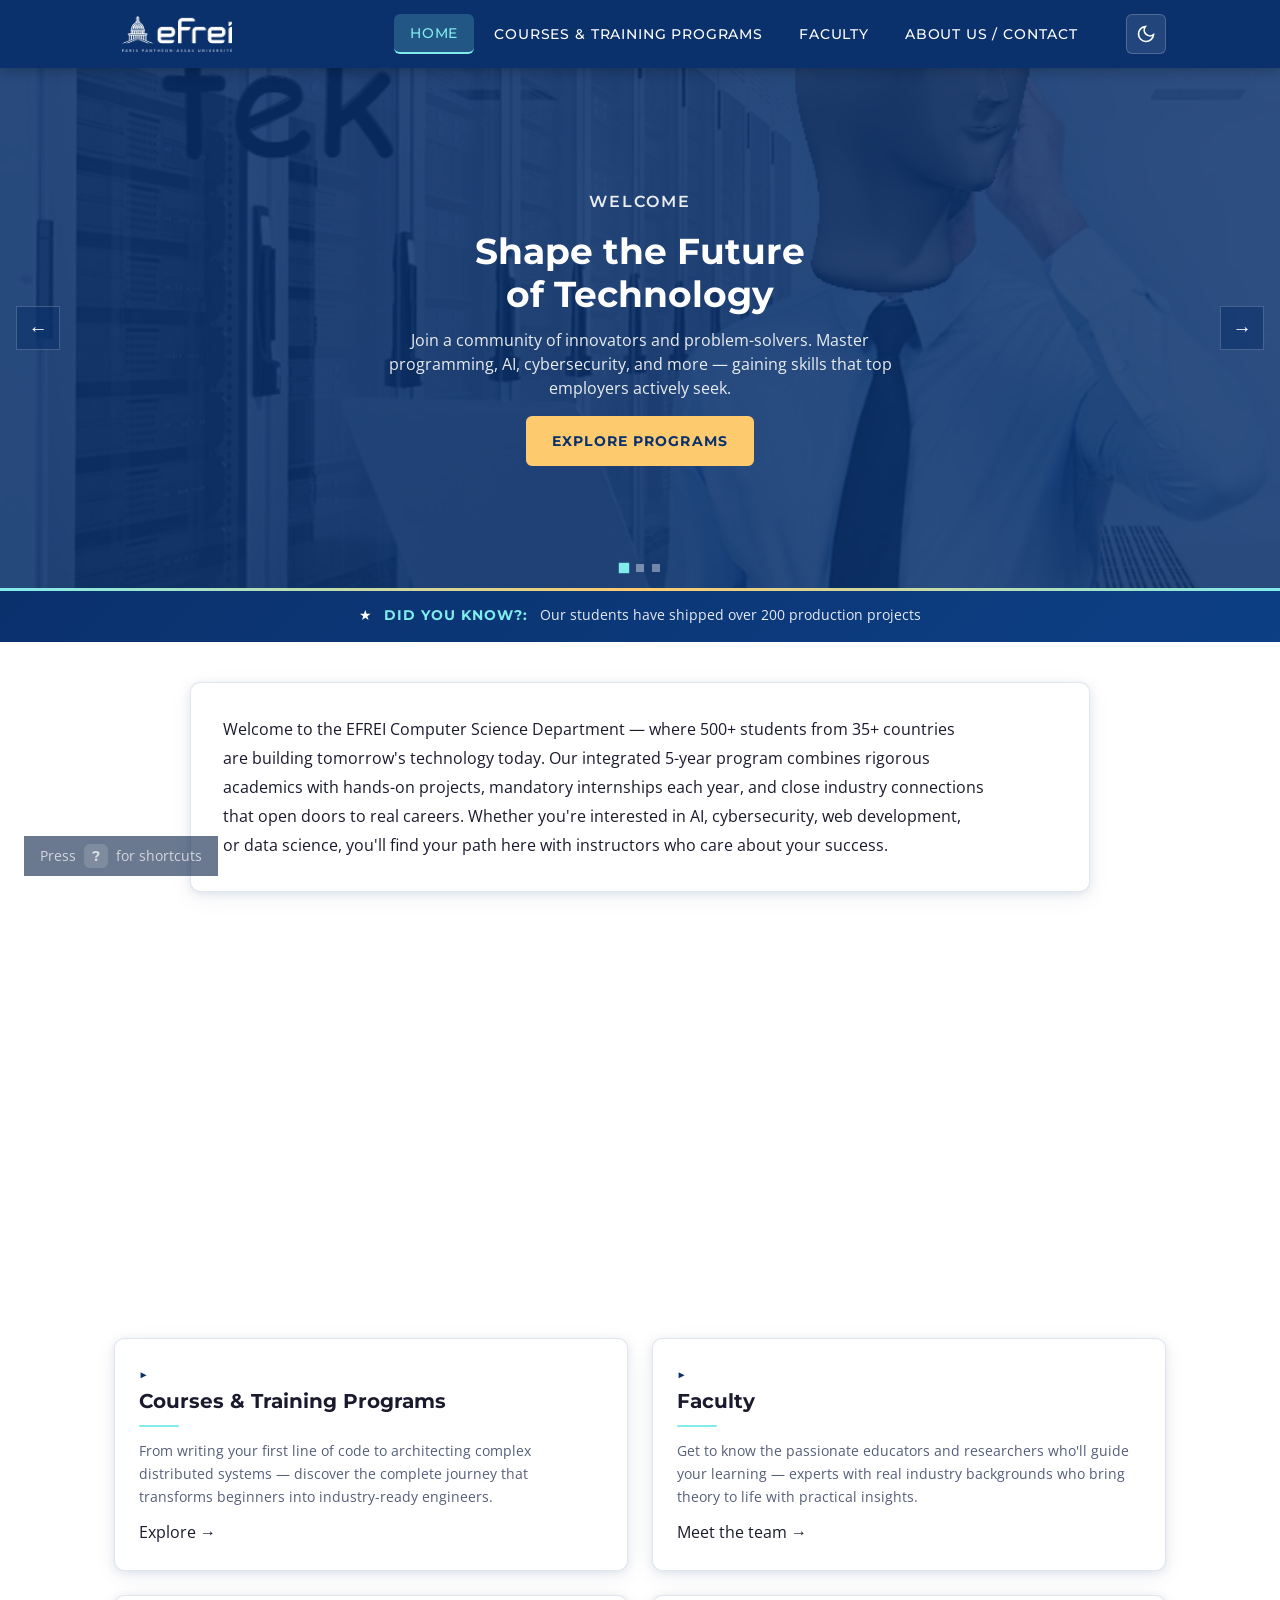
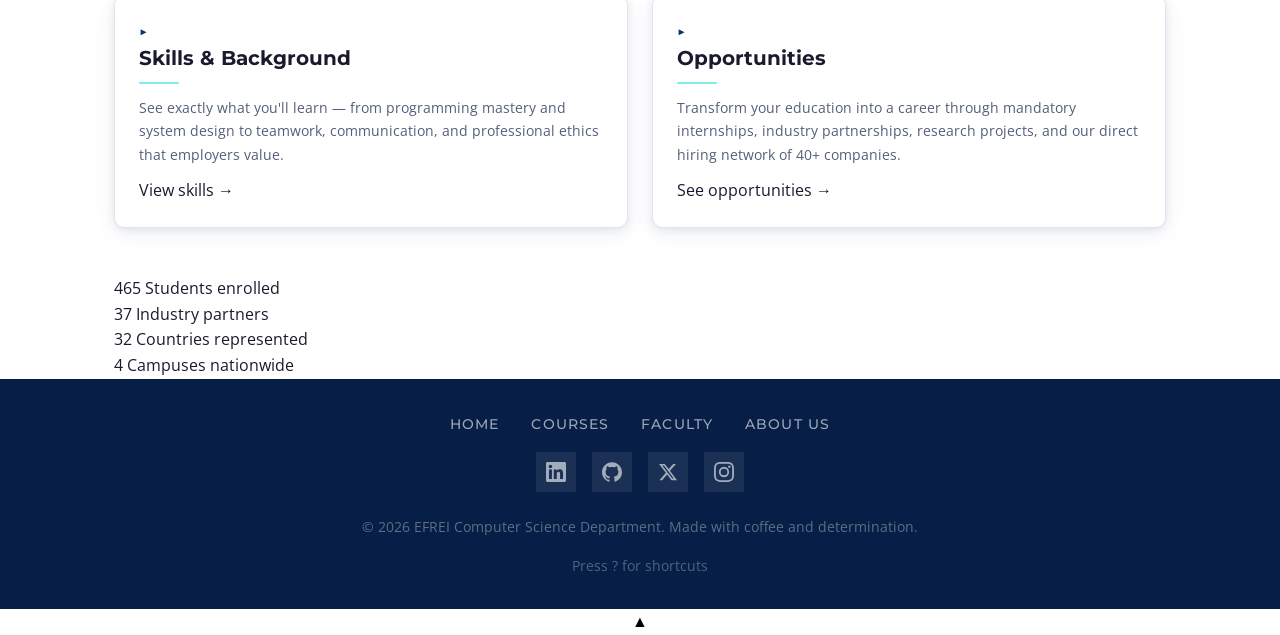
<file: html/index.html>
<!DOCTYPE html>
<html lang="en">
<head>
  <meta charset="UTF-8" />
  <meta name="viewport" content="width=device-width, initial-scale=1.0" />
  <!-- Page title — what appears in your browser tab. Should be descriptive! -->
  <title>EFREI – Computer Science Department | Home</title>
  <!-- The magic stylesheet that ties everything together -->
  <link rel="stylesheet" href="../css/style.css" />
</head>
<body>
  <!-- 
    That lovely Tony Stark meme GIF background.
    We hide it from screen readers with aria-hidden because
    it's just decorative fun — not content.
  -->
  <div class="page-bg-gif" aria-hidden="true"></div>

  <!-- ═══════════════════════════════════════════════════════════
       SITE HEADER — Sticky navigation that never leaves you hanging
       ═══════════════════════════════════════════════════════════════ -->
  <header class="site-header">
    <div class="header-inner">
      <!-- The EFREI logo — clicking it always brings you home -->
      <a href="index.html" class="logo" aria-label="EFREI Computer Science Department — go to homepage">
        <img src="../images/efrei-logo.png" alt="EFREI — École Franco-Europeenne d'Ingénieurs en Réseaux" width="120" height="40" />
      </a>
       
      <!-- Main navigation — your guide to all the good stuff on this site -->
      <nav class="main-nav" aria-label="Main navigation">
        <ul role="list">
          <!-- We mark the current page with aria-current so screen readers know where you are -->
          <li><a href="index.html" aria-current="page">Home</a></li>
          <li><a href="courses.html">Courses & Training Programs</a></li>
          <li><a href="faculty.html">Faculty</a></li>
          <li><a href="about.html">About Us / Contact</a></li>
        </ul>
      </nav>
      
      <button class="theme-toggle" aria-label="Toggle dark mode" title="Toggle dark/light theme">
        <svg class="icon-sun" viewBox="0 0 24 24" width="20" height="20" fill="none" stroke="currentColor" stroke-width="2">
          <circle cx="12" cy="12" r="5"/>
          <line x1="12" y1="1" x2="12" y2="3"/>
          <line x1="12" y1="21" x2="12" y2="23"/>
          <line x1="4.22" y1="4.22" x2="5.64" y2="5.64"/>
          <line x1="18.36" y1="18.36" x2="19.78" y2="19.78"/>
          <line x1="1" y1="12" x2="3" y2="12"/>
          <line x1="21" y1="12" x2="23" y2="12"/>
          <line x1="4.22" y1="19.78" x2="5.64" y2="18.36"/>
          <line x1="18.36" y1="5.64" x2="19.78" y2="4.22"/>
        </svg>
        <svg class="icon-moon" viewBox="0 0 24 24" width="20" height="20" fill="none" stroke="currentColor" stroke-width="2">
          <path d="M21 12.79A9 9 0 1 1 11.21 3 7 7 0 0 0 21 12.79z"/>
        </svg>
      </button>
      
      <!-- 
        The hamburger menu — for mobile adventurers.
        aria-expanded tells screen readers whether the menu is open or closed.
        The three spans are the iconic three lines that trigger navigation magic.
      -->
      <button class="nav-toggle" aria-label="Open the navigation menu" aria-expanded="false">
        <span></span><span></span><span></span>
      </button>
    </div>
  </header>

  <!-- ═══════════════════════════════════════════════════════════
       MAIN CONTENT — The meat of the page, the reason you came
       ═══════════════════════════════════════════════════════════════ -->
  <main>

    <!-- ── Hero Carousel ──
         Our showstopper. The rotating showcase of everything the department has to offer.
         Auto-plays every 5 seconds, but gives way when you hover or start clicking.
    -->
    <section class="carousel" aria-label="Highlights from the Computer Science Department">
      <div class="carousel-track-wrapper">
        <div class="carousel-track">

          <!-- Slide 1: Welcome to the department -->
          <div class="carousel-slide hero-slide" style="background-image: url('../images/4smjsk-2738079020.png');" role="group" aria-roledescription="slide" aria-label="Slide 1 of 3">
            <div class="slide-overlay">
              <div class="slide-content">
                <p class="slide-label">Welcome</p>
                <h1>Shape the Future of Technology</h1>
                <!-- We kept the line length short so it reads nicely at any width -->
                <p>Join a community of innovators and problem-solvers. Master programming, AI, cybersecurity, and more — gaining skills that top employers actively seek.</p>
                <a href="courses.html" class="btn btn-primary" aria-label="Explore our academic programs">Explore Programs</a>
              </div>
            </div>
          </div>

          <!-- Slide 2: Meet the faculty -->
          <div class="carousel-slide hero-slide" style="background-image: url('../images/51o97l-1499263613.jpg');" role="group" aria-roledescription="slide" aria-label="Slide 2 of 3">
            <div class="slide-overlay">
              <div class="slide-content">
                <p class="slide-label">Our Faculty</p>
                <h2>Learn from Industry Experts</h2>
                <p>Our professors bring decades of combined industry experience — from building production systems at major tech companies to groundbreaking research in AI and security.</p>
                <a href="faculty.html" class="btn btn-primary" aria-label="Meet the teaching team">Meet the Team</a>
              </div>
            </div>
          </div>

          <!-- Slide 3: Career paths -->
          <div class="carousel-slide hero-slide" style="background-image: url('../images/job-opening-meme-1024x683-419942083.jpg');" role="group" aria-roledescription="slide" aria-label="Slide 3 of 3">
            <div class="slide-overlay">
              <div class="slide-content">
                <p class="slide-label">Career Pathways</p>
                <h2>Your Launchpad to Tech Careers</h2>
                <p>From mandatory internships at leading companies to direct hiring pipelines with our 40+ industry partners — your first role is closer than you think.</p>
                <a href="opportunities.html" class="btn btn-primary" aria-label="See internships and career opportunities">See Opportunities</a>
              </div>
            </div>
          </div>

        </div><!-- /.carousel-track -->
      </div>

      <!-- Carousel controls — because sometimes you don't want to wait 5 seconds -->
      <button class="carousel-btn-prev" aria-label="See the previous highlight">&#8592;</button>
      <button class="carousel-btn-next" aria-label="See the next highlight">&#8594;</button>
      <!-- Dot indicators — visual breadcrumbs so you know where you are in the tour -->
      <div class="carousel-dots" role="tablist" aria-label="Which highlight are you viewing?"></div>
    </section>

    <!-- ── Department Overview ──
         A brief, friendly introduction to who we are and what we're about.
         Think of it as the "nice to meet you" of the page.
    -->
    <section class="intro-block">
      <div class="container">
        <div class="intro-card fade-animate">
          <!-- We wrote this to sound like we're talking to a prospective student, not reading a brochure -->
          <p>Welcome to the EFREI Computer Science Department — where 500+ students from 35+ countries are building tomorrow's technology today. Our integrated 5-year program combines rigorous academics with hands-on projects, mandatory internships each year, and close industry connections that open doors to real careers. Whether you're interested in AI, cybersecurity, web development, or data science, you'll find your path here with instructors who care about your success.</p>
        </div>
      </div>
    </section>

    <!-- ── Site Overview ──
         A quick orientation for first-time visitors.
         "Here's what you can find on this website, and why you might want to find it."
    -->
    <section class="overview-section" aria-labelledby="home-overview">
      <div class="container">
        <h2 id="home-overview" class="fade-animate">Everything You Need to Know</h2>
        <p class="section-subtitle fade-animate animate-stagger-1">Your guide to the department</p>
        <p class="fade-animate animate-stagger-2">Whether you're exploring if EFREI is the right fit, researching specific courses, or just curious about what a career in tech could look like — this site is your starting point. Each section is designed to answer your questions and help you envision yourself as part of our community.</p>
      </div>
    </section>

    <!-- ── Navigation Cards ──
         Quick links to the main sections of the site.
         Cards make it easy to see what's available without deep diving.
    -->
    <section class="program-cards-section" aria-labelledby="nav-cards-heading">
      <div class="container">
        <h2 id="nav-cards-heading" class="fade-animate">Where would you like to go?</h2>
        <div class="cards-grid home-nav-grid">

          <!-- Card 1: Courses -->
          <a href="courses.html" class="program-card nav-card fade-animate animate-stagger-1" aria-label="Explore our Courses and Training Programs">
            <div class="card-header">
              <span class="card-number" aria-hidden="true">&#9654;</span>
              <h3>Courses & Training Programs</h3>
            </div>
            <p>From writing your first line of code to architecting complex distributed systems — discover the complete journey that transforms beginners into industry-ready engineers.</p>
            <!-- The arrow hints at "there's more to see if you click" -->
            <span class="card-link-hint" aria-hidden="true">Explore &rarr;</span>
          </a>

          <!-- Card 2: Faculty -->
          <a href="faculty.html" class="program-card nav-card fade-animate animate-stagger-2" aria-label="Learn about our Faculty and their expertise">
            <div class="card-header">
              <span class="card-number" aria-hidden="true">&#9654;</span>
              <h3>Faculty</h3>
            </div>
            <p>Get to know the passionate educators and researchers who'll guide your learning — experts with real industry backgrounds who bring theory to life with practical insights.</p>
            <span class="card-link-hint" aria-hidden="true">Meet the team &rarr;</span>
          </a>

          <!-- Card 3: Skills & Background -->
          <a href="background.html" class="program-card nav-card fade-animate animate-stagger-3" aria-label="View the Skills and Background students develop">
            <div class="card-header">
              <span class="card-number" aria-hidden="true">&#9654;</span>
              <h3>Skills & Background</h3>
            </div>
            <p>See exactly what you'll learn — from programming mastery and system design to teamwork, communication, and professional ethics that employers value.</p>
            <span class="card-link-hint" aria-hidden="true">View skills &rarr;</span>
          </a>

          <!-- Card 4: Opportunities -->
          <a href="opportunities.html" class="program-card nav-card fade-animate animate-stagger-4" aria-label="Discover academic and career Opportunities">
            <div class="card-header">
              <span class="card-number" aria-hidden="true">&#9654;</span>
              <h3>Opportunities</h3>
            </div>
            <p>Transform your education into a career through mandatory internships, industry partnerships, research projects, and our direct hiring network of 40+ companies.</p>
            <span class="card-link-hint" aria-hidden="true">See opportunities &rarr;</span>
          </a>

        </div>
      </div>
    </section>

    <!-- ── Key Figures Banner ──
         Numbers that give a quick sense of the department's scale.
         We use aria-hidden on headings that are purely decorative here.
    -->
    <section class="stats-section" aria-labelledby="stats-heading">
      <div class="container">
        <h2 id="stats-heading" class="sr-only">Key figures about the department</h2>
        <div class="stats-grid">
          <div class="stat-item">
            <!-- data-target is used by JS to animate the number counting up -->
            <span class="stat-number" data-target="500" aria-label="500 students enrolled">0</span>
            <span class="stat-label">Students enrolled</span>
          </div>
          <div class="stat-item">
            <span class="stat-number" data-target="40" aria-label="40 partner companies">0</span>
            <span class="stat-label">Industry partners</span>
          </div>
          <div class="stat-item">
            <span class="stat-number" data-target="35" aria-label="35 countries represented">0</span>
            <span class="stat-label">Countries represented</span>
          </div>
          <div class="stat-item">
            <span class="stat-number" data-target="5" aria-label="5 campuses across France">0</span>
            <span class="stat-label">Campuses nationwide</span>
          </div>
        </div>
      </div>
    </section>

  </main>

  <!-- ═══════════════════════════════════════════════════════════
       FOOTER — The quiet conclusion to every page
       ═══════════════════════════════════════════════════════════════ -->
  <footer class="site-footer">
    <nav aria-label="Footer navigation — explore other pages of the site">
      <ul role="list">
        <li><a href="index.html">Home</a></li>
        <li><a href="courses.html">Courses</a></li>
        <li><a href="faculty.html">Faculty</a></li>
        <li><a href="about.html">About Us</a></li>
      </ul>
    </nav>
    
    <!-- Social media links with SVG icons -->
    <div class="social-links">
      <a href="https://linkedin.com/school/efrei" target="_blank" rel="noopener noreferrer" aria-label="Follow us on LinkedIn">
        <svg viewBox="0 0 24 24" aria-hidden="true">
          <path d="M20.447 20.452h-3.554v-5.569c0-1.328-.027-3.037-1.852-3.037-1.853 0-2.136 1.445-2.136 2.939v5.667H9.351V9h3.414v1.561h.046c.477-.9 1.637-1.85 3.37-1.85 3.601 0 4.267 2.37 4.267 5.455v6.286zM5.337 7.433c-1.144 0-2.063-.926-2.063-2.065 0-1.138.92-2.063 2.063-2.063 1.14 0 2.064.925 2.064 2.063 0 1.139-.925 2.065-2.064 2.065zm1.782 13.019H3.555V9h3.564v11.452zM22.225 0H1.771C.792 0 0 .774 0 1.729v20.542C0 23.227.792 24 1.771 24h20.451C23.2 24 24 23.227 24 22.271V1.729C24 .774 23.2 0 22.222 0h.003z"/>
        </svg>
      </a>
      <a href="https://github.com/efrei-paris" target="_blank" rel="noopener noreferrer" aria-label="View our GitHub repositories">
        <svg viewBox="0 0 24 24" aria-hidden="true">
          <path d="M12 .297c-6.63 0-12 5.373-12 12 0 5.303 3.438 9.8 8.205 11.385.6.113.82-.258.82-.577 0-.285-.01-1.04-.015-2.04-3.338.724-4.042-1.61-4.042-1.61C4.422 18.07 3.633 17.7 3.633 17.7c-1.087-.744.084-.729.084-.729 1.205.084 1.838 1.236 1.838 1.236 1.07 1.835 2.809 1.305 3.495.998.108-.776.417-1.305.76-1.605-2.665-.3-5.466-1.332-5.466-5.93 0-1.31.465-2.38 1.235-3.22-.135-.303-.54-1.523.105-3.176 0 0 1.005-.322 3.3 1.23.96-.267 1.98-.399 3-.405 1.02.006 2.04.138 3 .405 2.28-1.552 3.285-1.23 3.285-1.23.645 1.653.24 2.873.12 3.176.765.84 1.23 1.91 1.23 3.22 0 4.61-2.805 5.625-5.475 5.92.42.36.81 1.096.81 2.22 0 1.606-.015 2.896-.015 3.286 0 .315.21.69.825.57C20.565 22.092 24 17.592 24 12.297c0-6.627-5.373-12-12-12"/>
        </svg>
      </a>
      <a href="https://twitter.com/efrei_paris" target="_blank" rel="noopener noreferrer" aria-label="Follow us on X (Twitter)">
        <svg viewBox="0 0 24 24" aria-hidden="true">
          <path d="M18.244 2.25h3.308l-7.227 8.26 8.502 11.24H16.17l-5.214-6.817L4.99 21.75H1.68l7.73-8.835L1.254 2.25H8.08l4.713 6.231zm-1.161 17.52h1.833L7.084 4.126H5.117z"/>
        </svg>
      </a>
      <a href="https://instagram.com/efrei_paris" target="_blank" rel="noopener noreferrer" aria-label="Follow us on Instagram">
        <svg viewBox="0 0 24 24" aria-hidden="true">
          <path d="M12 2.163c3.204 0 3.584.012 4.85.07 3.252.148 4.771 1.691 4.919 4.919.058 1.265.069 1.645.069 4.849 0 3.205-.012 3.584-.069 4.849-.149 3.225-1.664 4.771-4.919 4.919-1.266.058-1.644.07-4.85.07-3.204 0-3.584-.012-4.849-.07-3.26-.149-4.771-1.699-4.919-4.92-.058-1.265-.07-1.644-.07-4.849 0-3.204.013-3.583.07-4.849.149-3.227 1.664-4.771 4.919-4.919 1.266-.057 1.645-.069 4.849-.069zM12 0C8.741 0 8.333.014 7.053.072 2.695.272.273 2.69.073 7.052.014 8.333 0 8.741 0 12c0 3.259.014 3.668.072 4.948.2 4.358 2.618 6.78 6.98 6.98C8.333 23.986 8.741 24 12 24c3.259 0 3.668-.014 4.948-.072 4.354-.2 6.782-2.618 6.979-6.98.059-1.28.073-1.689.073-4.948 0-3.259-.014-3.667-.072-4.947-.196-4.354-2.617-6.78-6.979-6.98C15.668.014 15.259 0 12 0zm0 5.838a6.162 6.162 0 100 12.324 6.162 6.162 0 000-12.324zM12 16a4 4 0 110-8 4 4 0 010 8zm6.406-11.845a1.44 1.44 0 100 2.881 1.44 1.44 0 000-2.881z"/>
        </svg>
      </a>
    </div>
    
    <!-- The year is dynamically set by JavaScript — no more hardcoding! -->
    <p class="footer-copy">&copy; <span class="footer-year"></span> EFREI Computer Science Department. Made with coffee and determination.</p>
    <p class="footer-secret-hint" title="I wonder what this does...">Press ? for shortcuts</p>
  </footer>

  <!-- Back to top — because scrolling back up is so 2010 -->
  <button class="back-to-top" aria-label="Jump back to the top of the page">▲</button>
   
  <!-- The JavaScript that brings everything to life -->
  <script src="../js/script.js"></script>
</body>
</html>
</file>
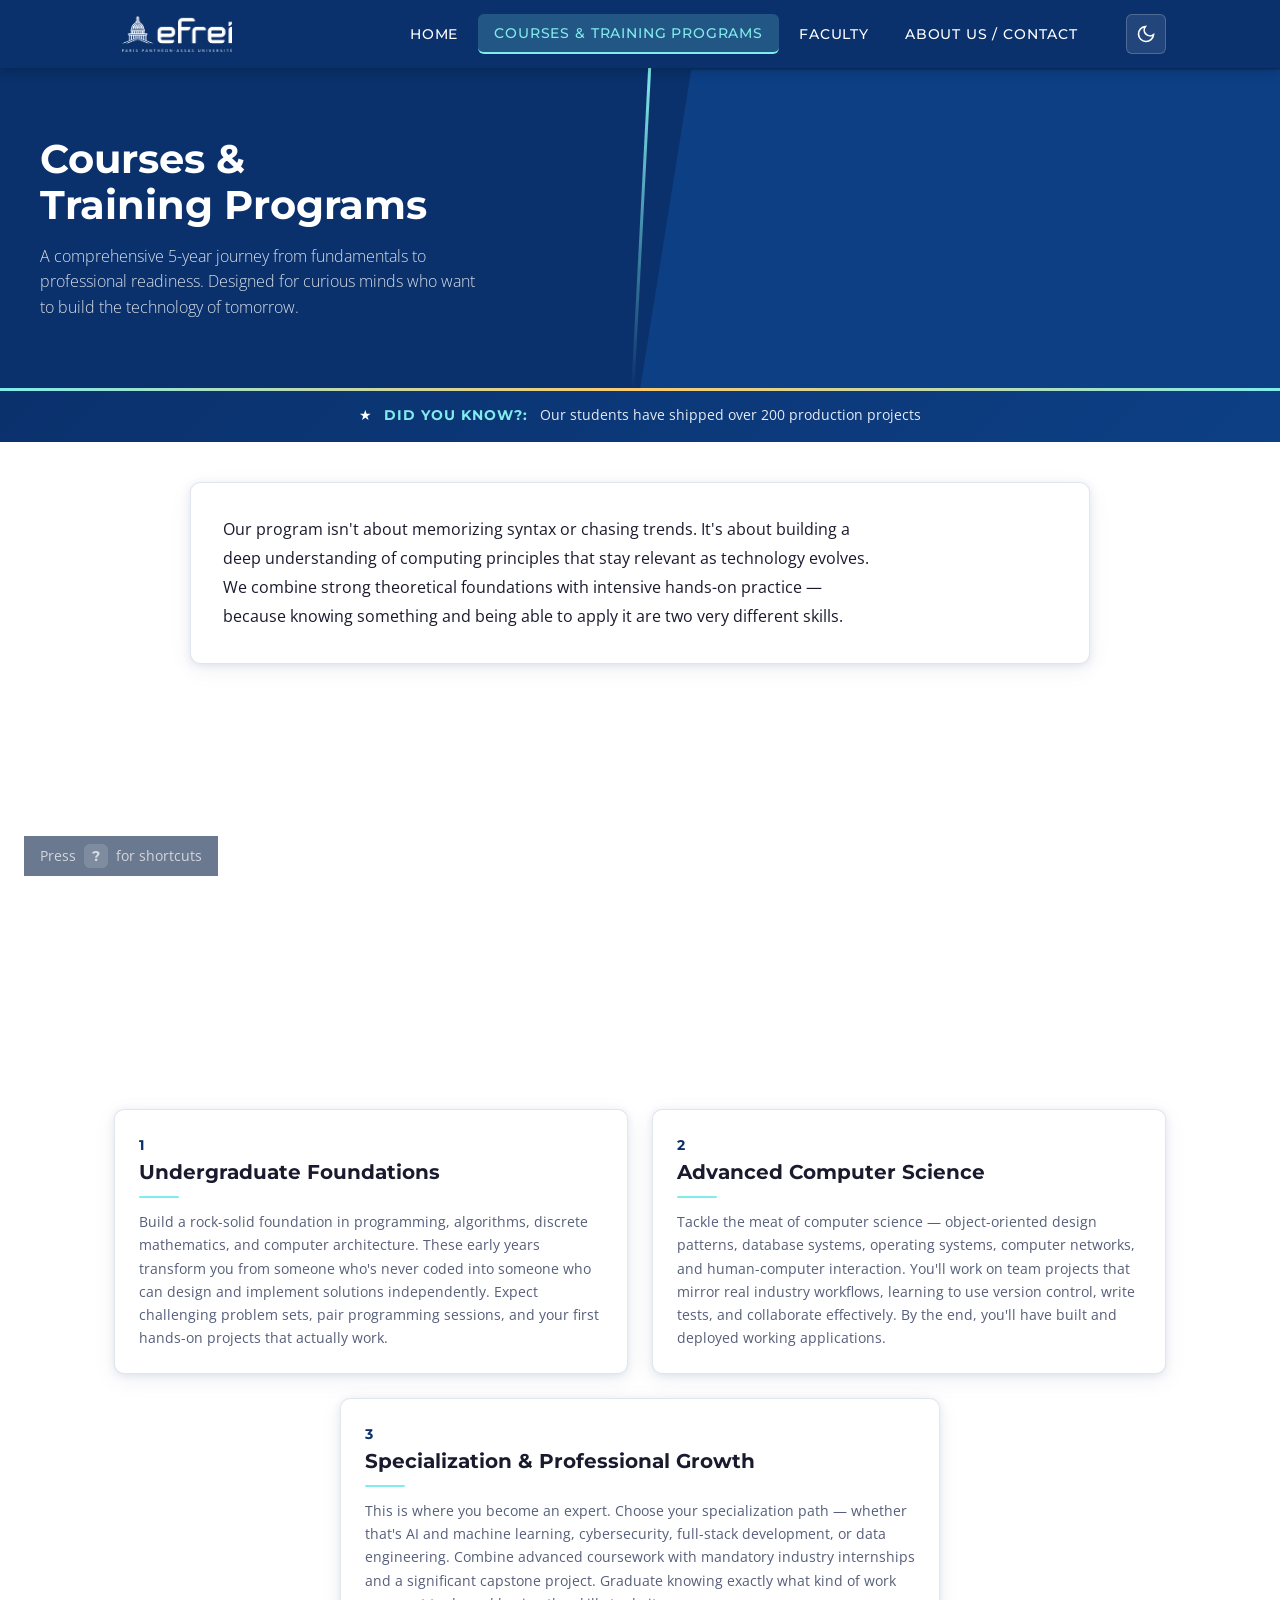
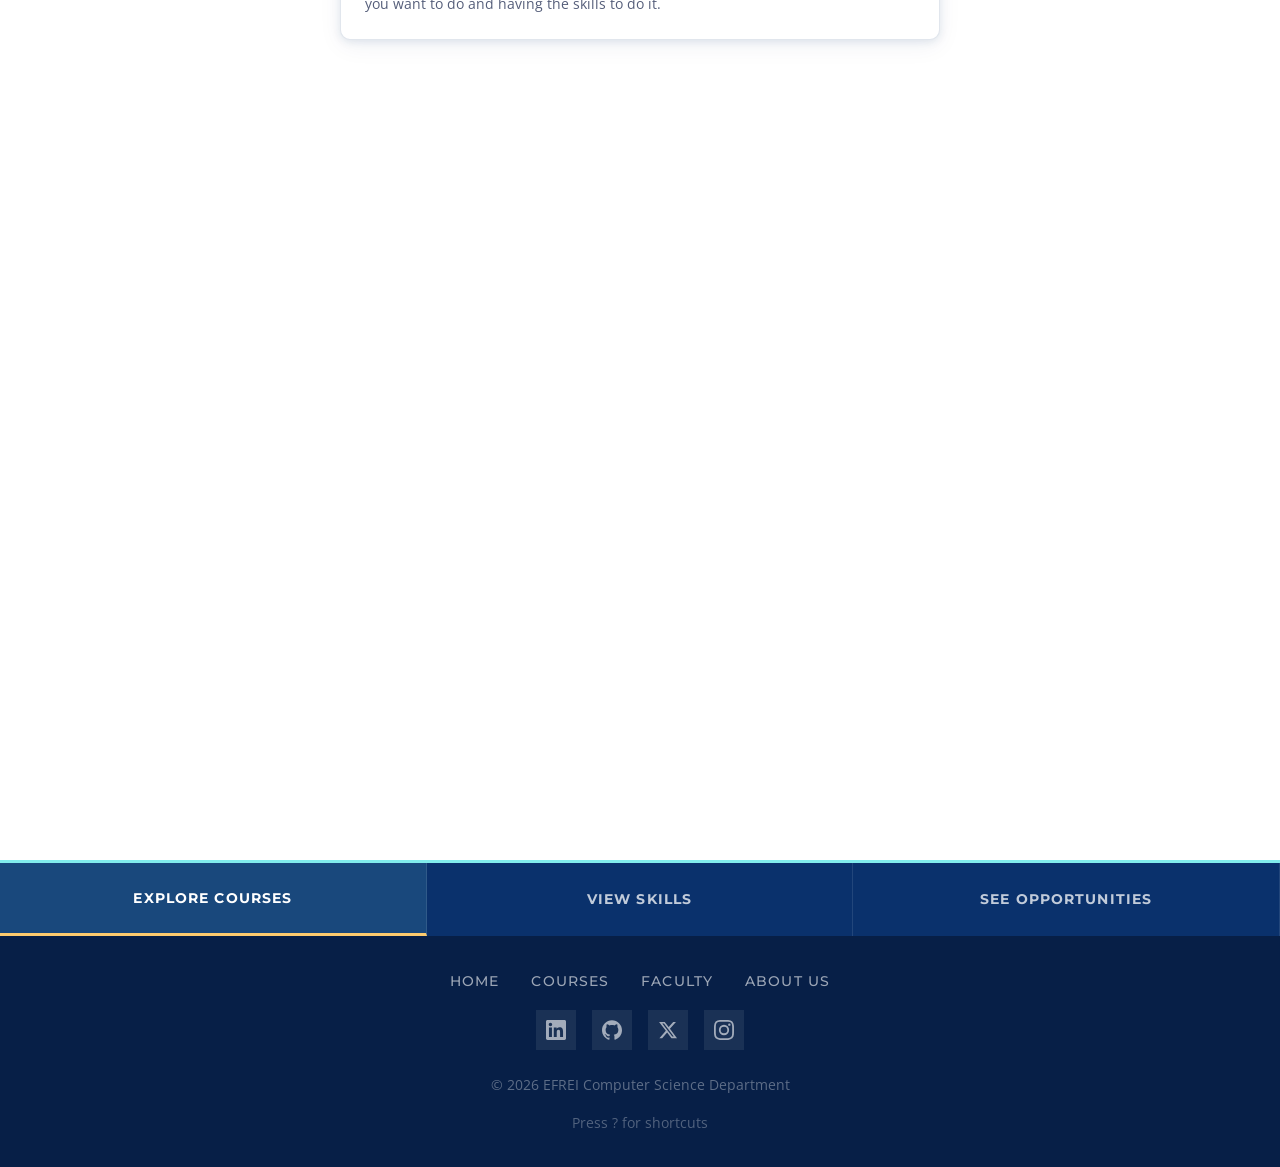
<file: html/courses.html>
<!DOCTYPE html>
<html lang="en">
<head>
  <meta charset="UTF-8" />
  <meta name="viewport" content="width=device-width, initial-scale=1.0" />
  <title>Courses & Training Programs – EFREI CS Dept.</title>
  <!-- Linking the shared stylesheet keeps all pages visually consistent -->
  <link rel="stylesheet" href="../css/style.css" />
</head>
<body>

  <!-- ===========================================
       SITE HEADER — The consistent navigation bar
       Appears on every page so users always know where they are
       =========================================== -->
  <header class="site-header">
    <div class="header-inner">
      <!-- Logo acts as home button — most users expect this behavior -->
      <a href="index.html" class="logo" title="Take me back to the homepage">
        <img src="../images/efrei-logo.png" alt="EFREI Paris engineering school logo" width="120" height="40" />
      </a>
      <!-- Main navigation is wrapped in nav with aria-label for screen reader users -->
      <nav class="main-nav" aria-label="Browse the site">
        <ul role="list">
          <li><a href="index.html">Home</a></li>
          <li><a href="courses.html" aria-current="page">Courses & Training Programs</a></li>
          <li><a href="faculty.html">Faculty</a></li>
          <li><a href="about.html">About Us / Contact</a></li>
        </ul>
      </nav>
      <button class="theme-toggle" aria-label="Toggle dark mode" title="Toggle dark/light theme">
        <svg class="icon-sun" viewBox="0 0 24 24" width="20" height="20" fill="none" stroke="currentColor" stroke-width="2">
          <circle cx="12" cy="12" r="5"/>
          <line x1="12" y1="1" x2="12" y2="3"/>
          <line x1="12" y1="21" x2="12" y2="23"/>
          <line x1="4.22" y1="4.22" x2="5.64" y2="5.64"/>
          <line x1="18.36" y1="18.36" x2="19.78" y2="19.78"/>
          <line x1="1" y1="12" x2="3" y2="12"/>
          <line x1="21" y1="12" x2="23" y2="12"/>
          <line x1="4.22" y1="19.78" x2="5.64" y2="18.36"/>
          <line x1="18.36" y1="5.64" x2="19.78" y2="4.22"/>
        </svg>
        <svg class="icon-moon" viewBox="0 0 24 24" width="20" height="20" fill="none" stroke="currentColor" stroke-width="2">
          <path d="M21 12.79A9 9 0 1 1 11.21 3 7 7 0 0 0 21 12.79z"/>
        </svg>
      </button>
      <!-- Mobile navigation toggle — accessible button that reveals the menu on small screens -->
      <button class="nav-toggle" aria-label="Open the navigation menu" aria-expanded="false" title="Toggle mobile navigation">
        <span></span><span></span><span></span>
      </button>
    </div>
  </header>

  <!-- ===========================================
       MAIN PAGE CONTENT
       =========================================== -->
  <main>

    <!-- ── Hero Banner ── -->
    <!-- Sets the scene — visitors immediately know what this page covers -->
    <section class="page-hero">
      <div class="hero-text">
        <h1>Courses & Training Programs</h1>
        <p>A comprehensive 5-year journey from fundamentals to professional readiness.
           Designed for curious minds who want to build the technology of tomorrow.</p>
      </div>
      <!-- Decorative only — screen readers don't need to announce it -->
      <div class="hero-image" aria-hidden="true"></div>
    </section>

    <!-- ── Department Intro ── -->
    <!-- Brief context for visitors who are new to EFREI or this department -->
    <section class="intro-block" aria-labelledby="intro-heading">
      <div class="container">
        <div class="intro-card fade-animate">
          <p>Our program isn't about memorizing syntax or chasing trends. It's about building a deep understanding of computing principles that stay relevant as technology evolves. We combine strong theoretical foundations with intensive hands-on practice — because knowing something and being able to apply it are two very different skills.</p>
        </div>
      </div>
    </section>

    <!-- ── Overview Section ── -->
    <!-- The "big picture" view — what students can expect overall -->
    <section class="overview-section" aria-labelledby="overview-heading">
      <div class="container">
        <h2 id="overview-heading" class="fade-animate">Five Years of Transformation</h2>
        <p class="section-subtitle fade-animate animate-stagger-1">From curious beginner to industry-ready professional</p>
        <p class="fade-animate animate-stagger-2">The EFREI curriculum is carefully structured to build complexity progressively. You'll start with the building blocks of programming and mathematics, then gradually tackle advanced topics like AI, distributed systems, and cybersecurity — all while developing the professional skills that make you valuable to employers from day one.</p>
      </div>
    </section>

    <!-- ===========================================
         PROGRAM CARDS — Three stages of the journey
         Visual cards show the arc of learning from start to finish
         =========================================== -->
    <section class="program-cards-section" aria-labelledby="program-heading">
      <div class="container">
        <h2 id="program-heading" class="fade-animate">Your Learning Journey</h2>
        <div class="cards-grid">

          <!-- Card 1: The foundation — where every CS student begins -->
          <article class="program-card fade-animate animate-stagger-1">
            <header class="card-header">
              <span class="card-number">1</span>
              <h3>Undergraduate Foundations</h3>
            </header>
            <p>Build a rock-solid foundation in programming, algorithms, discrete mathematics, and computer architecture. These early years transform you from someone who's never coded into someone who can design and implement solutions independently. Expect challenging problem sets, pair programming sessions, and your first hands-on projects that actually work.</p>
          </article>

          <!-- Card 2: Building complexity — applying foundations to real problems -->
          <article class="program-card fade-animate animate-stagger-2">
            <header class="card-header">
              <span class="card-number">2</span>
              <h3>Advanced Computer Science</h3>
            </header>
            <p>Tackle the meat of computer science — object-oriented design patterns, database systems, operating systems, computer networks, and human-computer interaction. You'll work on team projects that mirror real industry workflows, learning to use version control, write tests, and collaborate effectively. By the end, you'll have built and deployed working applications.</p>
          </article>

          <!-- Card 3: Specialization — finding your focus before graduation -->
          <article class="program-card program-card--wide fade-animate animate-stagger-3">
            <header class="card-header">
              <span class="card-number">3</span>
              <h3>Specialization & Professional Growth</h3>
            </header>
            <p>This is where you become an expert. Choose your specialization path — whether that's AI and machine learning, cybersecurity, full-stack development, or data engineering. Combine advanced coursework with mandatory industry internships and a significant capstone project. Graduate knowing exactly what kind of work you want to do and having the skills to do it.</p>
          </article>

        </div>
      </div>
    </section>

    <!-- ===========================================
         ACCORDION: Detailed Course Information
         Expandable sections for curious students
         =========================================== -->
    <section class="program-cards-section" aria-labelledby="courses-detail-heading">
      <div class="container">
        <h2 id="courses-detail-heading" class="fade-animate">What You'll Actually Learn</h2>
        <p class="fade-animate animate-stagger-1" style="margin-bottom: var(--space-6); color: var(--text-muted);">Click on any topic to learn more about what's covered in that area.</p>
        
        <div class="accordion fade-animate animate-stagger-2">
          
          <div class="accordion-item">
            <button class="accordion-trigger" aria-expanded="false">
              Core Programming & Development
            </button>
            <div class="accordion-panel" hidden>
              <p>Master multiple programming paradigms from procedural to object-oriented to functional. Languages you'll work with include Python, Java, C, and JavaScript — each chosen for specific problem domains. You'll learn proper code organization, testing strategies, debugging techniques, and how to write maintainable code that others can actually understand.</p>
            </div>
          </div>
          
          <div class="accordion-item">
            <button class="accordion-trigger" aria-expanded="false">
              Algorithms & Data Structures
            </button>
            <div class="accordion-panel" hidden>
              <p>Beyond just knowing algorithms — you'll develop the intuition to choose the right approach for any problem. From basic sorting and searching to graph algorithms, dynamic programming, and complexity analysis. You'll implement these from scratch and understand when to use built-in libraries versus custom solutions.</p>
            </div>
          </div>
          
          <div class="accordion-item">
            <button class="accordion-trigger" aria-expanded="false">
              Web & Cloud Technologies
            </button>
            <div class="accordion-panel" hidden>
              <p>Full-stack web development covering frontend (HTML, CSS, JavaScript, modern frameworks), backend (server architecture, APIs, databases), and cloud deployment (AWS, Azure, containerization). You'll build and deploy complete web applications that handle real users and scale appropriately.</p>
            </div>
          </div>
          
          <div class="accordion-item">
            <button class="accordion-trigger" aria-expanded="false">
              Artificial Intelligence & Machine Learning
            </button>
            <div class="accordion-panel" hidden>
              <p>From the fundamentals of neural networks to practical applications in natural language processing and computer vision. You'll implement ML pipelines, understand model training and evaluation, and grapple with the ethical considerations of AI systems. Hands-on projects include building chatbots, image classifiers, and recommendation systems.</p>
            </div>
          </div>
          
          <div class="accordion-item">
            <button class="accordion-trigger" aria-expanded="false">
              Cybersecurity & Systems
            </button>
            <div class="accordion-panel" hidden>
              <p>Learn to think like an attacker — and then defend against them. Topics include network security, cryptography, vulnerability assessment, secure coding practices, and incident response. You'll work in our dedicated cybersecurity lab with real attack/defense scenarios. Graduates are well-prepared for security analyst and penetration testing roles.</p>
            </div>
          </div>
          
          <div class="accordion-item">
            <button class="accordion-trigger" aria-expanded="false">
              Professional Skills & Career Prep
            </button>
            <div class="accordion-panel" hidden>
              <p>Technical skills alone aren't enough. You'll develop professional communication, project management, Agile methodologies, and technical presentation skills. Career workshops cover resume building, interview preparation, and building your professional network. By graduation, you'll have a polished portfolio and real interview experience.</p>
            </div>
          </div>
          
        </div>
      </div>
    </section>

    <!-- ── Bottom Navigation ── -->
    <!-- Keeps visitors engaged — they can easily jump to related pages without searching -->
    <nav class="page-bottom-nav" aria-label="Keep exploring">
      <a href="courses.html" class="bottom-nav-btn bottom-nav-btn--active">Explore Courses</a>
      <a href="background.html" class="bottom-nav-btn">View Skills</a>
      <a href="opportunities.html" class="bottom-nav-btn">See Opportunities</a>
    </nav>

  </main>

  <!-- ===========================================
       SITE FOOTER — The landing zone at the bottom
       Quick links and copyright for closure
       =========================================== -->
  <footer class="site-footer">
    <nav aria-label="Footer links">
      <ul role="list">
        <li><a href="index.html">Home</a></li>
        <li><a href="courses.html">Courses</a></li>
        <li><a href="faculty.html">Faculty</a></li>
        <li><a href="about.html">About Us</a></li>
      </ul>
    </nav>
    <div class="social-links">
      <a href="https://linkedin.com/school/efrei" target="_blank" rel="noopener noreferrer" aria-label="Follow us on LinkedIn">
        <svg viewBox="0 0 24 24" aria-hidden="true"><path d="M20.447 20.452h-3.554v-5.569c0-1.328-.027-3.037-1.852-3.037-1.853 0-2.136 1.445-2.136 2.939v5.667H9.351V9h3.414v1.561h.046c.477-.9 1.637-1.85 3.37-1.85 3.601 0 4.267 2.37 4.267 5.455v6.286zM5.337 7.433c-1.144 0-2.063-.926-2.063-2.065 0-1.138.92-2.063 2.063-2.063 1.14 0 2.064.925 2.064 2.063 0 1.139-.925 2.065-2.064 2.065zm1.782 13.019H3.555V9h3.564v11.452zM22.225 0H1.771C.792 0 0 .774 0 1.729v20.542C0 23.227.792 24 1.771 24h20.451C23.2 24 24 23.227 24 22.271V1.729C24 .774 23.2 0 22.222 0h.003z"/></svg>
      </a>
      <a href="https://github.com/efrei-paris" target="_blank" rel="noopener noreferrer" aria-label="View our GitHub">
        <svg viewBox="0 0 24 24" aria-hidden="true"><path d="M12 .297c-6.63 0-12 5.373-12 12 0 5.303 3.438 9.8 8.205 11.385.6.113.82-.258.82-.577 0-.285-.01-1.04-.015-2.04-3.338.724-4.042-1.61-4.042-1.61C4.422 18.07 3.633 17.7 3.633 17.7c-1.087-.744.084-.729.084-.729 1.205.084 1.838 1.236 1.838 1.236 1.07 1.835 2.809 1.305 3.495.998.108-.776.417-1.305.76-1.605-2.665-.3-5.466-1.332-5.466-5.93 0-1.31.465-2.38 1.235-3.22-.135-.303-.54-1.523.105-3.176 0 0 1.005-.322 3.3 1.23.96-.267 1.98-.399 3-.405 1.02.006 2.04.138 3 .405 2.28-1.552 3.285-1.23 3.285-1.23.645 1.653.24 2.873.12 3.176.765.84 1.23 1.91 1.23 3.22 0 4.61-2.805 5.625-5.475 5.92.42.36.81 1.096.81 2.22 0 1.606-.015 2.896-.015 3.286 0 .315.21.69.825.57C20.565 22.092 24 17.592 24 12.297c0-6.627-5.373-12-12-12"/></svg>
      </a>
      <a href="https://twitter.com/efrei_paris" target="_blank" rel="noopener noreferrer" aria-label="Follow us on X">
        <svg viewBox="0 0 24 24" aria-hidden="true"><path d="M18.244 2.25h3.308l-7.227 8.26 8.502 11.24H16.17l-5.214-6.817L4.99 21.75H1.68l7.73-8.835L1.254 2.25H8.08l4.713 6.231zm-1.161 17.52h1.833L7.084 4.126H5.117z"/></svg>
      </a>
      <a href="https://instagram.com/efrei_paris" target="_blank" rel="noopener noreferrer" aria-label="Follow us on Instagram">
        <svg viewBox="0 0 24 24" aria-hidden="true"><path d="M12 2.163c3.204 0 3.584.012 4.85.07 3.252.148 4.771 1.691 4.919 4.919.058 1.265.069 1.645.069 4.849 0 3.205-.012 3.584-.069 4.849-.149 3.225-1.664 4.771-4.919 4.919-1.266.058-1.644.07-4.85.07-3.204 0-3.584-.012-4.849-.07-3.26-.149-4.771-1.699-4.919-4.92-.058-1.265-.07-1.644-.07-4.849 0-3.204.013-3.583.07-4.849.149-3.227 1.664-4.771 4.919-4.919 1.266-.057 1.645-.069 4.849-.069zM12 0C8.741 0 8.333.014 7.053.072 2.695.272.273 2.69.073 7.052.014 8.333 0 8.741 0 12c0 3.259.014 3.668.072 4.948.2 4.358 2.618 6.78 6.98 6.98C8.333 23.986 8.741 24 12 24c3.259 0 3.668-.014 4.948-.072 4.354-.2 6.782-2.618 6.979-6.98.059-1.28.073-1.689.073-4.948 0-3.259-.014-3.667-.072-4.947-.196-4.354-2.617-6.78-6.979-6.98C15.668.014 15.259 0 12 0zm0 5.838a6.162 6.162 0 100 12.324 6.162 6.162 0 000-12.324zM12 16a4 4 0 110-8 4 4 0 010 8zm6.406-11.845a1.44 1.44 0 100 2.881 1.44 1.44 0 000-2.881z"/></svg>
      </a>
    </div>
    <p class="footer-copy">&copy; <span class="footer-year"></span> EFREI Computer Science Department</p>
    <p class="footer-secret-hint" title="I wonder what this does...">Press ? for shortcuts</p>
  </footer>

  <!-- JavaScript loaded at the end so the page renders before interactivity kicks in -->
  <script src="../js/script.js"></script>
</body>
</html>
</file>
<file: css/style.css>
/**
 * ===========================================================
 * EFREI Computer Science Department — style.css
 * ===========================================================
 *
 * COLORS:
 *   - Academic Blue #0A316C   — Primary brand
 *   - Tech Cyan #81ECEC      — Accent
 *   - Electric Yellow #FDCB6E — CTAs
 *
 * TYPOGRAPHY: Montserrat (headings), Open Sans (body)
 */

/* Google Fonts */
@import url('https://fonts.googleapis.com/css2?family=Montserrat:wght@400;500;700&family=Open+Sans:wght@300;400;600&display=swap');

/* Design Tokens */
:root {
  --academic-blue:   #0A316C;
  --pure-white:      #FFFFFF;
  --tech-cyan:       #81ECEC;
  --electric-yellow: #FDCB6E;
  --blue-dark:       #071f47;
  --blue-mid:        #0d3f85;
  --surface-light:   #f4f6fb;
  --text-dark:       #1a1a2e;
  --text-muted:      #555e7a;
  --border-subtle:   rgba(10, 49, 108, 0.12);
  --font-heading: 'Montserrat', sans-serif;
  --font-body:    'Open Sans', sans-serif;
  --text-h1:   2.5rem;
  --text-h2:   2rem;
  --text-h3:   1.25rem;
  --text-base: 1rem;
  --text-sm:   0.875rem;
  --space-1:  0.25rem;
  --space-2:  0.5rem;
  --space-3:  0.75rem;
  --space-4:  1rem;
  --space-6:  1.5rem;
  --space-8:  2rem;
  --space-10: 2.5rem;
  --space-12: 3rem;
  --space-16: 4rem;
  --container-max: 1100px;
  --header-height: 68px;
  --radius-sm: 0.375rem;
  --radius-md: 0.625rem;
  --radius-lg: 1rem;
  --shadow-card: 0 2px 8px rgba(10, 49, 108, 0.10), 0 6px 24px rgba(10, 49, 108, 0.06);
  --shadow-card-hover: 0 4px 16px rgba(10, 49, 108, 0.18), 0 12px 40px rgba(10, 49, 108, 0.10);
  --transition: 200ms cubic-bezier(0.16, 1, 0.3, 1);
  --transition-slow: 400ms cubic-bezier(0.16, 1, 0.3, 1);
}

/* Background GIF with tint overlay */
.page-bg-gif {
  position: fixed;
  inset: 0;
  z-index: -1;
  background: var(--academic-blue) url('../images/tony-stark-meme.gif') center/cover no-repeat;
}

.page-bg-gif::after {
  content: '';
  position: absolute;
  inset: 0;
  background-color: rgba(24, 93, 197, 0.75);
}

[data-theme="dark"] .page-bg-gif::after {
  background-color: rgba(10, 22, 40, 0.85);
}


/* ===========================================================
   DARK MODE
   =========================================================== */

[data-theme="dark"] {
  --academic-blue:   #1a4a8a;
  --pure-white:      #f0f2f5;
  --tech-cyan:       #6ee7f7;
  --electric-yellow: #fdd87a;
  --blue-dark:       #0a1628;
  --blue-mid:        #1d3d6b;
  --surface-light:   #1a2438;
  --text-dark:       #e8eaed;
  --text-muted:      #9aa0a8;
  --border-subtle:   rgba(255, 255, 255, 0.1);
  --shadow-card: 0 2px 8px rgba(0, 0, 0, 0.3), 0 6px 24px rgba(0, 0, 0, 0.2);
  --shadow-card-hover: 0 4px 16px rgba(0, 0, 0, 0.4), 0 12px 40px rgba(0, 0, 0, 0.25);
}

[data-theme="dark"] body { background-color: #0f1520; color: var(--text-dark); }

[data-theme="dark"] .program-card, [data-theme="dark"] .staff-member,
[data-theme="dark"] .nav-card, [data-theme="dark"] .area-group,
[data-theme="dark"] .career-item, [data-theme="dark"] .intro-card,
[data-theme="dark"] .accordion-item {
  background: #1a2438;
  border-color: rgba(255, 255, 255, 0.1);
  color: var(--text-dark);
}

[data-theme="dark"] .program-card h3, [data-theme="dark"] .area-group h3,
[data-theme="dark"] .career-item h3 { color: var(--tech-cyan); }

[data-theme="dark"] .program-card p, [data-theme="dark"] .staff-bio,
[data-theme="dark"] .area-group p, [data-theme="dark"] .career-item p { color: var(--text-muted); }

[data-theme="dark"] .card-number, [data-theme="dark"] .card-link-hint { color: var(--tech-cyan); }

[data-theme="dark"] .form-group input, [data-theme="dark"] .form-group textarea,
[data-theme="dark"] .form-group select {
  background: #1a2438;
  border-color: rgba(255, 255, 255, 0.15);
  color: var(--text-dark);
}

[data-theme="dark"] .form-group input:focus, [data-theme="dark"] .form-group textarea:focus,
[data-theme="dark"] .form-group select:focus {
  border-color: var(--tech-cyan);
  box-shadow: 0 0 0 3px rgba(110, 231, 247, 0.25);
}

[data-theme="dark"] .form-group label { color: var(--tech-cyan); }

[data-theme="dark"] .form-success { background: #1a2438; border-color: rgba(255, 255, 255, 0.1); }
[data-theme="dark"] .form-success h3 { color: var(--tech-cyan); }

[data-theme="dark"] .efrei-table td { background: #1a2438; border-bottom-color: rgba(255, 255, 255, 0.08); color: var(--text-muted); }
[data-theme="dark"] .efrei-table tbody tr:hover td { background: #232d42; }
[data-theme="dark"] .table-wrapper { border-color: rgba(255, 255, 255, 0.1); }

[data-theme="dark"] .accordion-trigger { background: #1a2438; color: var(--tech-cyan); }
[data-theme="dark"] .accordion-trigger:hover { background: #232d42; }
[data-theme="dark"] .accordion-panel { color: var(--text-muted); }

[data-theme="dark"] .tabs-nav { border-bottom-color: rgba(255, 255, 255, 0.1); }
[data-theme="dark"] .tab-btn { color: var(--text-muted); }
[data-theme="dark"] .tab-btn:hover { color: var(--tech-cyan); background: rgba(110, 231, 247, 0.1); }
[data-theme="dark"] .tab-btn.active, [data-theme="dark"] .tab-btn[aria-selected="true"] {
  color: var(--tech-cyan);
  background: #1a2438;
  border-bottom-color: var(--tech-cyan);
}

[data-theme="dark"] .status-done { background: rgba(26, 102, 48, 0.4); color: #6ee7a0; }
[data-theme="dark"] .status-progress { background: rgba(133, 100, 4, 0.4); color: #fdd87a; }

[data-theme="dark"] .stats-section { background: linear-gradient(135deg, #0a1628 0%, #1d3d6b 100%); }
[data-theme="dark"] .stat-label { color: rgba(255, 255, 255, 0.6); }

[data-theme="dark"] .overview-section h2 { color: var(--tech-cyan); }
[data-theme="dark"] .section-subtitle { color: var(--text-muted); }
[data-theme="dark"] .overview-section > .container > p:last-child { color: var(--text-muted); }

[data-theme="dark"] .program-cards-section { background-color: #0f1520; }
[data-theme="dark"] .program-cards-section h2 { color: var(--tech-cyan); }

[data-theme="dark"] .work-section { background-color: #0f1520; }
[data-theme="dark"] .contact-section { background-color: #0f1520; display: block; }

[data-theme="dark"] .btn-secondary { color: var(--tech-cyan); border-color: var(--tech-cyan); }
[data-theme="dark"] .btn-secondary:hover, [data-theme="dark"] .btn-secondary:focus-visible {
  background: var(--tech-cyan);
  color: #0a1628;
}

[data-theme="dark"] .carousel { background: #0a1628; }
[data-theme="dark"] .slide-content p { color: rgba(255, 255, 255, 0.7); }

[data-theme="dark"] .shortcuts-modal { background: rgba(10, 22, 40, 0.9); }
[data-theme="dark"] .shortcuts-modal-content { background: #1a2438; color: var(--text-dark); }
[data-theme="dark"] .shortcuts-modal h2 { color: var(--tech-cyan); }
[data-theme="dark"] .shortcuts-modal kbd { background: #0f1520; border-color: rgba(255, 255, 255, 0.15); color: var(--tech-cyan); }

[data-theme="dark"] .toast { background: #1d3d6b; border-color: var(--tech-cyan); }
[data-theme="dark"] .back-to-top { background: #1d3d6b; }
[data-theme="dark"] .back-to-top:hover { background: #2a4d82; }
[data-theme="dark"] .keyboard-hint { background: #0a1628; color: rgba(255, 255, 255, 0.5); }

/* Theme toggle button */
.theme-toggle {
  display: flex;
  align-items: center;
  justify-content: center;
  width: 40px;
  height: 40px;
  border-radius: var(--radius-sm);
  background: rgba(255, 255, 255, 0.1);
  border: 1px solid rgba(255, 255, 255, 0.2);
  color: var(--pure-white);
  cursor: pointer;
  transition: background var(--transition), transform var(--transition), border-color var(--transition);
  flex-shrink: 0;
}

.theme-toggle:hover {
  background: rgba(255, 255, 255, 0.2);
  border-color: rgba(255, 255, 255, 0.4);
  transform: scale(1.05);
}

.theme-toggle:focus-visible {
  outline: 2px solid var(--tech-cyan);
  outline-offset: 2px;
}

.theme-toggle .icon-sun { display: none; }
.theme-toggle .icon-moon { display: block; }

[data-theme="dark"] .theme-toggle .icon-sun { display: block; }
[data-theme="dark"] .theme-toggle .icon-moon { display: none; }

/* Smooth theme transitions */
body, .site-header, .site-footer, .program-card, .accordion-item,
.staff-member, .career-item, .area-group {
  transition: background-color var(--transition-slow), color var(--transition-slow),
              border-color var(--transition-slow), box-shadow var(--transition-slow);
}

/* ===========================================================
   RAINBOW MODE — Konami code easter egg
   =========================================================== */

@keyframes rainbowHue {
  0%   { filter: hue-rotate(0deg); }
  100% { filter: hue-rotate(360deg); }
}

.rainbow-mode { animation: rainbowHue 2s linear infinite; }
.rainbow-mode .site-header, .rainbow-mode .back-to-top { animation: rainbowHue 2s linear infinite; }


/* ===========================================================
   TOAST NOTIFICATIONS — Easter egg messages
   =========================================================== */

.toast-container {
  position: fixed;
  bottom: var(--space-8);
  left: 50%;
  transform: translateX(-50%);
  z-index: 300;
  display: flex;
  flex-direction: column;
  gap: var(--space-3);
  pointer-events: none;
}

.toast {
  background: var(--academic-blue);
  color: var(--pure-white);
  padding: var(--space-4) var(--space-6);
  border-radius: var(--radius-md);
  font-family: var(--font-heading);
  font-size: var(--text-sm);
  font-weight: 500;
  text-align: center;
  box-shadow: 0 8px 32px rgba(0, 0, 0, 0.3);
  animation: toastSlideUp 300ms ease-out;
  border: 2px solid var(--tech-cyan);
}

@keyframes toastSlideUp {
  from {
    opacity: 0;
    transform: translateY(20px);
  }
  to {
    opacity: 1;
    transform: translateY(0);
  }
}

.toast.hide {
  animation: toastSlideDown 300ms ease-out forwards;
}

@keyframes toastSlideDown {
  from {
    opacity: 1;
    transform: translateY(0);
  }
  to {
    opacity: 0;
    transform: translateY(20px);
  }
}


/* ===========================================================
   SOCIAL MEDIA LINKS IN FOOTER
   SVG icons with proper accessibility
   =========================================================== */

.social-links {
  display: flex;
  align-items: center;
  justify-content: center;
  gap: var(--space-4);
  margin-bottom: var(--space-2);
}

.social-links a {
  display: flex;
  align-items: center;
  justify-content: center;
  width: 40px;
  height: 40px;
  border-radius: var(--radius-full);
  background: rgba(255, 255, 255, 0.08);
  color: rgba(255, 255, 255, 0.6);
  transition: background var(--transition), color var(--transition),
              transform var(--transition);
}

.social-links a:hover {
  background: rgba(129, 236, 236, 0.2);
  color: var(--tech-cyan);
  transform: translateY(-3px);
}

.social-links a:focus-visible {
  outline: 2px solid var(--tech-cyan);
  outline-offset: 2px;
}

.social-links svg {
  width: 20px;
  height: 20px;
  fill: currentColor;
}


/* ===========================================================
   SECRET HINT IN FOOTER
   =========================================================== */

.footer-secret-hint {
  font-size: var(--text-sm);
  color: rgba(255, 255, 255, 0.3);
  cursor: help;
  transition: color var(--transition);
}

.footer-secret-hint:hover {
  color: rgba(255, 255, 255, 0.6);
}

/* ===========================================================
   BASE RESET
   "Undo what browsers do by default" — a love letter to consistency
   =========================================================== */

*, *::before, *::after {
  box-sizing: border-box; /* Padding and borders included in element's total width — finally */
  margin: 0;
  padding: 0;
}

/* ═══════════════════════════════════════════
   HTML & BODY
   The foundation of everything
   ═══════════════════════════════════════════ */
html {
  scroll-behavior: smooth; /* Finally, smooth scrolling without JS! */
  scroll-padding-top: var(--header-height); /* Anchor links don't hide behind sticky header */
  -webkit-font-smoothing: antialiased; /* Crisp text on Mac — you're welcome */
}

body {
  font-family: var(--font-body);
  font-size: var(--text-base);
  font-weight: 400;
  line-height: 1.6; /* Slightly relaxed — easier to read long text */
  color: var(--text-dark);
  background-color: var(--pure-white);
  min-height: 100dvh; /* Works on mobile browsers that support dvh */
  display: flex;
  flex-direction: column; /* Footer always at the bottom, even with little content */
}

main {
  flex: 1; /* Takes up all available space, pushing footer down */
}

/* Media defaults — responsive images, no overflow */
img, picture, video { display: block; max-width: 100%; height: auto; }

/* Accessibility: remove list styles on semantic lists but keep them usable */
ul[role="list"], ol[role="list"] { list-style: none; }

/* Reset links and buttons — they have their own styles */
a { color: inherit; text-decoration: none; }
button { cursor: pointer; border: none; background: none; font: inherit; }

/* Headings — we define these globally because they're used everywhere */
h1, h2, h3, h4, h5, h6 {
  font-family: var(--font-heading);
  line-height: 1.2; /* Tight headlines — classic editorial style */
  text-wrap: balance; /* Prevents orphan words on their own line */
}

p { max-width: 72ch; text-wrap: pretty; } /* 72 characters per line = optimal readability */

/* Focus indicator — visible but not ugly */
:focus-visible {
  outline: 2px solid var(--tech-cyan);
  outline-offset: 3px;
  border-radius: var(--radius-sm);
}

/* ═══════════════════════════════════════════
   ACCESSIBILITY: Reduced Motion
   For folks who prefer less animation (or have vestibular disorders)
   ═══════════════════════════════════════════ */
@media (prefers-reduced-motion: reduce) {
  *, *::before, *::after {
    animation-duration: 0.01ms !important; /* Essentially instant */
    transition-duration: 0.01ms !important;
  }
}


/* ===========================================================
   LAYOUT UTILITIES
   Reusable patterns that appear throughout the site
   =========================================================== */

/* The container — keeps content centered and at a readable width
   We use max-width + margin auto instead of flexbox for simplicity */
.container {
  max-width: var(--container-max);
  margin-inline: auto; /* Centers horizontally — modern shorthand */
  padding-inline: var(--space-6);
}

/* Screen reader only — visible to assistive tech, invisible on screen
   Used for labels that are visually apparent elsewhere */
.sr-only {
  position: absolute; width: 1px; height: 1px;
  padding: 0; margin: -1px; overflow: hidden;
  clip: rect(0,0,0,0); white-space: nowrap; border-width: 0;
}


/* ===========================================================
   ENTRANCE ANIMATIONS
   Subtle fade-in and slide-up effects for elements as they enter the viewport
   Creates a polished, modern feel without being distracting
   =========================================================== */

@keyframes fadeSlideUp {
  from {
    opacity: 0;
    transform: translateY(20px);
  }
  to {
    opacity: 1;
    transform: translateY(0);
  }
}

@keyframes fadeIn {
  from { opacity: 0; }
  to { opacity: 1; }
}

@keyframes slideInLeft {
  from {
    opacity: 0;
    transform: translateX(-20px);
  }
  to {
    opacity: 1;
    transform: translateX(0);
  }
}

@keyframes pulse {
  0%, 100% { opacity: 1; }
  50% { opacity: 0.6; }
}

@keyframes spin {
  to { transform: rotate(360deg); }
}

/* Staggered animation delays for cascading reveals */
.animate-stagger-1 { animation-delay: 60ms; }
.animate-stagger-2 { animation-delay: 120ms; }
.animate-stagger-3 { animation-delay: 180ms; }
.animate-stagger-4 { animation-delay: 240ms; }
.animate-stagger-5 { animation-delay: 300ms; }
.animate-stagger-6 { animation-delay: 360ms; }

/* Base animation class - elements start hidden and animate in via JS */
.fade-animate {
  opacity: 0;
  transform: translateY(20px);
  transition: opacity var(--transition-slow), transform var(--transition-slow);
}

.fade-animate.visible {
  opacity: 1;
  transform: translateY(0);
}


/* ===========================================================
   HEADER
   The sticky navigation bar that follows you everywhere
   =========================================================== */

/* The main header bar — always visible, always blue, always ready */
.site-header {
  position: sticky; /* Stays at top when scrolling — users hate losing navigation */
  top: 0;
  z-index: 100; /* Above most content — except modals would be higher */
  background-color: var(--academic-blue);
  height: var(--header-height);
  box-shadow: 0 2px 12px rgba(0,0,0,0.25); /* Soft drop shadow for depth */
}

/* Inner header layout — logo left, nav right, everything centered vertically */
.header-inner {
  max-width: var(--container-max);
  margin-inline: auto;
  padding-inline: var(--space-6);
  height: 100%;
  display: flex;
  align-items: center;
  gap: var(--space-8);
}

/* Logo area — needs breathing room around the icon */
.logo {
  flex-shrink: 0; /* Don't let the logo shrink when space gets tight */
  padding: var(--space-2); /* Clearance area around the logo equivalent to icon size */
  display: flex;
  align-items: center;
  transition: transform var(--transition);
}

.logo:hover {
  transform: scale(1.03);
}

/* The logo image — white on blue, always */
.logo img {
  filter: brightness(0) invert(1); /* Turns any colored logo into white — flexible! */
  height: 36px;
  width: auto;
}

/* Main navigation — pushes to the right side of the header */
.main-nav {
  margin-left: auto; /* Pushes nav to the right of logo */
}

.main-nav ul {
  display: flex;
  align-items: center;
  gap: var(--space-1); /* Tight gaps between nav items */
  list-style: none;
}

/* Navigation links — uppercase, letter-spaced, bold
   We use uppercase because it's a navigation convention users understand */
.main-nav a {
  display: block;
  padding: var(--space-2) var(--space-4);
  color: var(--pure-white);
  font-family: var(--font-heading);
  font-size: var(--text-sm);
  font-weight: 500;
  text-transform: uppercase;
  letter-spacing: 0.06em;
  border-radius: var(--radius-sm);
  transition: background var(--transition), color var(--transition);
  white-space: nowrap; /* Keep text on one line — no wrapping in nav */
}

/* Hover and focus states — subtle highlight to show interactivity */
.main-nav a:hover,
.main-nav a:focus-visible {
  background-color: rgba(129, 236, 236, 0.15); /* Cyan at 15% opacity — subtle glow */
  color: var(--tech-cyan);
}

/* Current page indicator — the link to the page you're viewing
   We use aria-current="page" in HTML, styled here */
.main-nav a[aria-current="page"] {
  background-color: rgba(129, 236, 236, 0.2);
  color: var(--tech-cyan);
  border-bottom: 2px solid var(--tech-cyan); /* Underline effect — shows it's active */
}

/* ── Hamburger toggle (mobile only) ──
   Three lines stacked vertically — the universal symbol for "there's a menu in here"
   Hidden by default on desktop, shown via media queries on mobile */
.nav-toggle {
  display: none; /* Hidden until mobile kicks in */
  flex-direction: column;
  justify-content: center;
  gap: 5px; /* Space between the lines */
  width: 40px;
  height: 40px;
  padding: var(--space-2);
  margin-left: auto; /* Push to the right side of the header */
}

/* The three lines of the hamburger — white rectangles */
.nav-toggle span {
  display: block;
  height: 2px;
  background-color: var(--pure-white);
  border-radius: 2px;
  transition: transform var(--transition), opacity var(--transition);
}

/* ═══════════════════════════════════════════
   ANIMATED HAMBURGER → X
   When the menu is open (aria-expanded="true"), 
   we transform the three lines into an X
   ═══════════════════════════════════════════ */
.nav-toggle[aria-expanded="true"] span:nth-child(1) {
  transform: translateY(7px) rotate(45deg); /* Top line rotates to form the X */
}
.nav-toggle[aria-expanded="true"] span:nth-child(2) {
  opacity: 0; /* Middle line disappears */
}
.nav-toggle[aria-expanded="true"] span:nth-child(3) {
  transform: translateY(-7px) rotate(-45deg); /* Bottom line completes the X */
}


/* ===========================================================
   HERO BANNER
   The big, diagonal, visual statement at the top of inner pages
   Diagonal cut is a charter rule — consistency is key
   =========================================================== */

.page-hero {
  position: relative;
  min-height: 320px; /* Enough height to make an impact */
  background-color: var(--academic-blue);
  display: grid;
  grid-template-columns: 1fr 1fr; /* Text on left, image on right */
  overflow: hidden; /* Hides anything that overflows during the diagonal cut */
}

/* Subtle parallax effect on hero image */
.page-hero .hero-image {
  will-change: transform;
  transition: transform 0.1s linear;
}

/* Text side of the hero — where we put the headline and intro */
.hero-text {
  position: relative;
  z-index: 2; /* Above the diagonal accent line */
  padding: var(--space-12) var(--space-8) var(--space-12) var(--space-10);
  display: flex;
  flex-direction: column;
  justify-content: center; /* Vertically centered */
  gap: var(--space-4);
}

.hero-text h1 {
  font-size: var(--text-h1);
  font-weight: 700;
  color: var(--pure-white);
  line-height: 1.15;
}

.hero-text p {
  font-size: var(--text-base);
  color: rgba(255, 255, 255, 0.85); /* Slightly transparent white */
  font-weight: 300; /* Light weight for contrast with headline */
  max-width: 50ch; /* Shorter lines for readability */
}

/* Right side of hero — the photographic area with diagonal cut
   The diagonal clip-path is the charter's signature move */
.hero-image {
  position: relative;
  background-color: var(--blue-mid);
  background-size: cover;
  background-position: center;
  /* Diagonal clip — 8% from left edge creates the angled cut we see */
  clip-path: polygon(8% 0%, 100% 0%, 100% 100%, 0% 100%);
  /* Override per page with a class + background-image in page CSS or inline */
}

/* Cyan diagonal accent line — the subtle charter detail
   It's a gradient line that runs vertically through the hero */
.page-hero::after {
  content: '';
  position: absolute;
  top: 0;
  left: 50%; /* Center horizontally */
  transform: translateX(-8%) skewX(-3deg); /* Slight skew for dynamic feel */
  width: 3px;
  height: 100%;
  background: linear-gradient(to bottom, var(--tech-cyan), transparent);
  z-index: 3; /* Above both text and image */
  pointer-events: none; /* Click through — it's decorative only */
}


/* ===========================================================
   INTRO BLOCK (boxed description)
   A subtle background for introducing sections
   =========================================================== */

.intro-block {
  padding-block: var(--space-10);
  background-color: var(--pure-white);
}

.intro-card {
  background: var(--pure-white);
  border: 1px solid var(--border-subtle);
  border-radius: var(--radius-md);
  padding: var(--space-8);
  box-shadow: var(--shadow-card);
  transition: box-shadow var(--transition), transform var(--transition);
  max-width: 900px;
  margin-inline: auto;
}

.intro-card:hover {
  box-shadow: var(--shadow-card-hover);
  transform: translateY(-2px);
}

.intro-card p {
  font-size: var(--text-base);
  line-height: 1.8;
  color: var(--text-dark);
  max-width: none;
  font-weight: 400;
  margin: 0;
  text-wrap: balance;
}


/* ===========================================================
   OVERVIEW / SECTION TITLE BLOCK
   Where we announce what the section is about
   =========================================================== */

.overview-section {
  padding-block: var(--space-10);
  text-align: center; /* Headings centered, body text left-aligned via container */
}

.overview-section h2 {
  font-size: var(--text-h2);
  font-weight: 700;
  color: var(--text-dark);
  margin-bottom: var(--space-2);
}

/* Small uppercase label above the section title */
.section-subtitle {
  font-size: var(--text-sm);
  text-transform: uppercase;
  letter-spacing: 1.5px;
  font-weight: 300;
  color: var(--text-muted);
  margin-bottom: var(--space-6);
}

/* The paragraph after section headers */
.overview-section p:not(.section-subtitle) {
  margin-inline: auto;
  color: var(--text-dark);
  line-height: 1.8;
  max-width: 700px;
}

/* The decorative underline beneath section titles
   It's the cyan line that adds a splash of color to the heading */
.overview-section h2::after {
  content: '';
  display: block;
  width: 60px;
  height: 3px;
  background: var(--tech-cyan);
  margin: var(--space-3) auto 0; /* Centered below the heading */
  border-radius: 2px;
}


/* ===========================================================
   PROGRAM / CONTENT CARDS
   The workhorses of our content display
   =========================================================== */

.program-cards-section {
  padding-block: var(--space-8) var(--space-12);
  background-color: var(--pure-white);
}

.program-cards-section h2 {
  font-size: var(--text-h2);
  font-weight: 700;
  color: var(--text-dark);
  margin-bottom: var(--space-8);
}

.work-section {
  padding-block: var(--space-8) var(--space-12);
  background-color: var(--surface-light);
}

.contact-section {
  padding-block: var(--space-8) var(--space-12);
  background-color: var(--pure-white);
  display: block;
  visibility: visible;
  opacity: 1;
}

.contact-section .efrei-form,
.contact-section .contact-form {
  display: flex !important;
  flex-direction: column !important;
  gap: var(--space-6) !important;
  max-width: 680px !important;
  margin-top: var(--space-8) !important;
  visibility: visible !important;
  opacity: 1 !important;
}

.contact-section .form-group {
  display: flex !important;
  flex-direction: column !important;
  visibility: visible !important;
  opacity: 1 !important;
}

.contact-section .form-group label,
.contact-section .form-group input,
.contact-section .form-group textarea,
.contact-section .form-group select {
  visibility: visible !important;
  opacity: 1 !important;
}

/* The grid that holds our cards — 2 columns by default
   Perfect for showing 3 cards with the 3rd spanning full width */
.cards-grid {
  display: grid;
  grid-template-columns: repeat(2, 1fr); /* Two equal columns */
  gap: var(--space-6);
}

/* The wide card variant — spans full width
   Used for the 3rd card in a set, creating visual balance */
.program-card--wide {
  grid-column: 1 / -1; /* Span all columns */
  max-width: 600px; /* But limit width so it doesn't get absurd */
  margin-inline: auto; /* Center it */
  width: 100%;
}

/* The card itself — white, bordered, padded, shadowed
   The classic container for grouped information */
.program-card {
  background: var(--pure-white);
  border: 1px solid var(--border-subtle);
  border-radius: var(--radius-md);
  padding: var(--space-6);
  box-shadow: var(--shadow-card);
  transition: box-shadow var(--transition), transform var(--transition); /* Smooth hover effects */
  display: flex;
  flex-direction: column;
  gap: var(--space-3);
}

/* Card hover state — lifts up and shadow deepens
   Subtle feedback that says "you can click on this" */
.program-card:hover {
  box-shadow: var(--shadow-card-hover);
  transform: translateY(-3px);
}

/* Card header area — number + title stacked */
.card-header {
  display: flex;
  flex-direction: column;
  gap: var(--space-1);
}

/* Card number — small, uppercase, the accent before the title */
.card-number {
  font-family: var(--font-heading);
  font-size: var(--text-sm);
  font-weight: 700;
  color: var(--academic-blue);
  text-transform: uppercase;
  letter-spacing: 1px;
}

.program-card h3 {
  font-size: var(--text-h3);
  font-weight: 700;
  color: var(--text-dark);
}

/* The cyan underline accent on the card header
   Adds a touch of brand color to each card */
.card-header::after {
  content: '';
  display: block;
  width: 40px;
  height: 2px;
  background: var(--tech-cyan);
  border-radius: 2px;
  margin-top: var(--space-2);
}

.program-card p {
  font-size: var(--text-sm);
  color: var(--text-muted);
  line-height: 1.65;
}


/* ===========================================================
   DECORATIVE DIVIDERS
   Subtle visual separators that add polish without distraction
   =========================================================== */

.section-divider {
  display: flex;
  align-items: center;
  justify-content: center;
  gap: var(--space-4);
  padding-block: var(--space-6);
  color: var(--tech-cyan);
  opacity: 0.6;
}

.section-divider::before,
.section-divider::after {
  content: '';
  flex: 1;
  max-width: 100px;
  height: 1px;
  background: linear-gradient(to right, transparent, var(--tech-cyan), transparent);
}

.section-divider-icon {
  font-size: 1.25rem;
}


/* ===========================================================
   LISTS — EFREI custom bullets
   Charter rule: ▶ triangle bullets, white on blue backgrounds
   These are used for the category lists on Skills and other pages
   =========================================================== */

/* The list container — no bullets, flexbox for alignment */
.efrei-list {
  list-style: none;
  display: flex;
  flex-direction: column;
  gap: var(--space-2); /* Tight spacing between items */
}

/* List items — uppercase, letter-spaced, white text on dark backgrounds */
.efrei-list li {
  display: flex;
  align-items: flex-start; /* Top-align for longer items */
  gap: var(--space-3);
  font-size: var(--text-sm);
  text-transform: uppercase;
  letter-spacing: 1.5px;
  font-weight: 300;
  color: var(--pure-white);
}

/* The ▶ triangle bullet — white, small, positioned before text
   The flex-shrink: 0 keeps the bullet from getting squished */
.efrei-list li::before {
  content: '▶';
  font-size: 0.6em;
  color: var(--pure-white);
  flex-shrink: 0;
  margin-top: 0.2em;
}

/* Light background variant for efrei-list */
.efrei-list.light li { color: var(--text-dark); }
.efrei-list.light li::before { color: var(--academic-blue); }

/* Spaced variant */
.efrei-list.spaced { gap: var(--space-4); }
.efrei-list.spaced li { text-transform: none; letter-spacing: 0; font-weight: 400; }


/* ===========================================================
   BUTTONS
   The interactive calls-to-action that drive user behavior
   =========================================================== */

/* Base button styles — shared across all button variants */
.btn {
  display: inline-flex;
  align-items: center;
  justify-content: center;
  gap: var(--space-2);
  padding: var(--space-3) var(--space-6);
  font-family: var(--font-heading);
  font-size: var(--text-sm);
  font-weight: 700;
  text-transform: uppercase;
  letter-spacing: 0.08em;
  border-radius: var(--radius-sm);
  border: 2px solid transparent;
  transition: background var(--transition), color var(--transition),
              border-color var(--transition), transform var(--transition),
              box-shadow var(--transition);
  white-space: nowrap;
  cursor: pointer;
  position: relative;
  overflow: hidden;
}

.btn::before {
  content: '';
  position: absolute;
  top: 50%;
  left: 50%;
  width: 0;
  height: 0;
  border-radius: 50%;
  background: rgba(255, 255, 255, 0.3);
  transform: translate(-50%, -50%);
  transition: width 0.4s ease, height 0.4s ease;
}

.btn:active::before {
  width: 200px;
  height: 200px;
}

/* PRIMARY BUTTON — Electric Yellow on Blue
   The attention-grabber. Use sparingly — when everything is loud, nothing is. */
.btn-primary {
  background-color: var(--electric-yellow);
  color: var(--academic-blue);
  border-color: var(--electric-yellow);
}
.btn-primary:hover, .btn-primary:focus-visible {
  background-color: #f0b94a; /* Slightly darker for hover state */
  border-color: #f0b94a;
  transform: translateY(-2px);
  box-shadow: 0 4px 12px rgba(253, 203, 110, 0.3);
}

/* SECONDARY BUTTON — Cyan outline
   The supportive actor. Used for secondary actions. */
.btn-secondary {
  background-color: transparent;
  color: var(--tech-cyan);
  border-color: var(--tech-cyan);
}
.btn-secondary:hover, .btn-secondary:focus-visible {
  background-color: var(--tech-cyan);
  color: var(--academic-blue); /* Inverts on hover — clear feedback */
  transform: translateY(-2px);
}

/* GHOST BUTTON — White outline on blue backgrounds
   For use on dark backgrounds where primary would be too much */
.btn-ghost {
  background-color: transparent;
  color: var(--pure-white);
  border-color: rgba(255, 255, 255, 0.4);
}
.btn-ghost:hover, .btn-ghost:focus-visible {
  border-color: var(--pure-white);
  background-color: rgba(255, 255, 255, 0.1); /* Subtle white overlay */
}

/* Loading state for buttons */
.btn-loading {
  position: relative;
  color: transparent !important;
  pointer-events: none;
}

.btn-loading::after {
  content: '';
  position: absolute;
  width: 18px;
  height: 18px;
  border: 2px solid var(--academic-blue);
  border-top-color: transparent;
  border-radius: 50%;
  animation: spin 0.6s linear infinite;
}

.btn-primary.btn-loading::after {
  border-color: var(--academic-blue);
  border-top-color: transparent;
}

/* ===========================================================
   BOTTOM PAGE NAVIGATION
   =========================================================== */

.page-bottom-nav {
  display: grid;
  grid-template-columns: repeat(3, 1fr); /* Three equal columns */
  background-color: var(--academic-blue);
  border-top: 3px solid var(--tech-cyan); /* Brand accent at top */
}

.bottom-nav-btn {
  display: flex;
  align-items: center;
  justify-content: center;
  padding: var(--space-6) var(--space-4);
  font-family: var(--font-heading);
  font-size: var(--text-sm);
  font-weight: 700;
  text-transform: uppercase;
  letter-spacing: 0.08em;
  color: rgba(255, 255, 255, 0.75); /* Muted white — less prominent than active */
  text-align: center;
  border-right: 1px solid rgba(255, 255, 255, 0.1); /* Vertical dividers between buttons */
  transition: background var(--transition), color var(--transition);
}

.bottom-nav-btn:hover {
  background-color: rgba(129, 236, 236, 0.15); /* Cyan highlight on hover */
  color: var(--tech-cyan);
}

/* The active/current page button — more prominent styling */
.bottom-nav-btn--active {
  color: var(--pure-white); /* Full white, not muted */
  background-color: rgba(129, 236, 236, 0.12); /* Subtle cyan background */
  border-bottom: 3px solid var(--electric-yellow); /* Yellow accent line */
}

.bottom-nav-btn--active:hover {
  background-color: rgba(129, 236, 236, 0.2);
  color: var(--pure-white);
}


/* ===========================================================
   FOOTER
   The quiet end of every page — still styled, still on-brand
   =========================================================== */

.site-footer {
  background-color: var(--blue-dark); /* Darker blue than header for contrast */
  padding-block: var(--space-8);
  color: rgba(255, 255, 255, 0.7); /* Muted white — doesn't compete with content */
  text-align: center;
  display: flex;
  flex-direction: column;
  align-items: center;
  gap: var(--space-4);
}

.site-footer nav ul {
  display: flex;
  flex-wrap: wrap; /* Wrap on small screens */
  justify-content: center;
  gap: var(--space-2);
  list-style: none;
}

.site-footer nav a {
  font-family: var(--font-heading);
  font-size: var(--text-sm);
  font-weight: 500;
  text-transform: uppercase;
  letter-spacing: 0.08em;
  color: rgba(255, 255, 255, 0.6); /* Even more muted than the footer text */
  padding: var(--space-2) var(--space-3);
  border-radius: var(--radius-sm);
  transition: color var(--transition), background var(--transition);
}

.site-footer nav a:hover, .site-footer nav a:focus-visible {
  color: var(--tech-cyan); /* Cyan on hover — brand accent */
  background-color: rgba(129, 236, 236, 0.1);
}

.footer-copy {
  font-size: var(--text-sm);
  color: rgba(255, 255, 255, 0.35); /* Very muted — it's just copyright info */
}


/* ===========================================================
   FORMS (contact / about page)
   Where users get to talk to us — needs to feel trustworthy
   =========================================================== */

/* Form group — label stacked above input, clean and simple */
.form-group {
  display: flex;
  flex-direction: column;
  gap: var(--space-2);
}

.form-group label {
  font-family: var(--font-heading);
  font-size: var(--text-sm);
  font-weight: 700;
  text-transform: uppercase;
  letter-spacing: 1.5px;
  color: var(--text-dark);
  transition: color var(--transition);
}

.form-group:focus-within label {
  color: var(--blue-mid);
}

/* Text inputs, textareas, and selects — all share these base styles */
.form-group input,
.form-group textarea,
.form-group select {
  padding: var(--space-3) var(--space-4);
  border: 1px solid var(--border-subtle);
  border-radius: var(--radius-sm);
  font-family: var(--font-body);
  font-size: var(--text-base);
  color: var(--text-dark);
  background: var(--pure-white);
  transition: border-color var(--transition), box-shadow var(--transition),
              background var(--transition);
  width: 100%; /* Full width within their container */
}

/* Focus state — blue border and cyan glow
   The cyan glow is our signature interaction feedback */
.form-group input:focus,
.form-group textarea:focus,
.form-group select:focus {
  outline: none; /* Remove default — we style our own */
  border-color: var(--academic-blue);
  box-shadow: 0 0 0 3px rgba(129, 236, 236, 0.35); /* Cyan shadow, like a halo */
}

/* Error messages — red and hidden by default */
.form-error {
  font-size: var(--text-sm);
  color: #c0392b; /* Red — universal color for errors */
  display: none; /* Hidden until there's an actual error */
}

.form-error.visible {
  display: block; /* Show when the visible class is added */
  animation: fadeSlideUp 200ms ease;
}

/* Success message styling */
.form-success {
  text-align: center;
  padding: var(--space-8);
  background: var(--pure-white);
  border: 1px solid var(--border-subtle);
  border-radius: var(--radius-md);
  box-shadow: var(--shadow-card);
  animation: fadeSlideUp 300ms ease;
}

.form-success-icon {
  display: block;
  font-size: 3rem;
  margin-bottom: var(--space-4);
}

.form-success h3 {
  color: var(--academic-blue);
  margin-bottom: var(--space-2);
}

.form-success p {
  color: var(--text-muted);
  max-width: none;
}


/* ===========================================================
   ACCORDION (expandable content blocks)
   Great for内容量 content without overwhelming the user
   =========================================================== */

.accordion {
  display: flex;
  flex-direction: column;
  gap: var(--space-4);
}

.accordion-item {
  background: var(--pure-white);
  border: 1px solid var(--border-subtle);
  border-radius: var(--radius-md);
  box-shadow: var(--shadow-card);
  overflow: hidden;
  transition: box-shadow var(--transition);
}

.accordion-item:hover {
  box-shadow: var(--shadow-card-hover);
}

.accordion-item.is-open {
  box-shadow: var(--shadow-card-hover);
}

.accordion-trigger {
  width: 100%;
  display: flex;
  align-items: center;
  justify-content: space-between;
  padding: var(--space-6);
  background: var(--pure-white);
  border: none;
  font-family: var(--font-heading);
  font-size: var(--text-h3);
  font-weight: 700;
  color: var(--academic-blue);
  text-align: left;
  cursor: pointer;
  transition: background var(--transition), color var(--transition);
}

.accordion-trigger:hover {
  background: var(--surface-light);
}

.accordion-trigger::after {
  content: '▼';
  font-size: var(--text-sm);
  color: var(--tech-cyan);
  transition: transform var(--transition);
  flex-shrink: 0;
  margin-left: var(--space-4);
}

.accordion-item.is-open .accordion-trigger::after {
  transform: rotate(180deg);
}

.accordion-trigger:focus-visible {
  outline: 2px solid var(--tech-cyan);
  outline-offset: -2px;
}

.accordion-panel {
  padding: 0 var(--space-6) var(--space-6);
  color: var(--text-muted);
  line-height: 1.7;
  animation: fadeSlideUp 200ms ease;
}

.accordion-panel[hidden] {
  display: none;
}


/* ===========================================================
   TABLES (used for faculty / timetable / work breakdown)
   Charter: professional, readable, with light header row
   =========================================================== */

.table-wrapper {
  overflow-x: auto;
  margin-top: var(--space-6);
  visibility: visible;
  opacity: 1;
}

.office-hours-section {
  padding-block: var(--space-8) var(--space-12);
  background-color: var(--pure-white);
  display: block;
  visibility: visible;
  opacity: 1;
}

[data-theme="dark"] .office-hours-section { background-color: #0f1520; }

.efrei-table {
  width: 100%;
  border-collapse: collapse; /* Borders merge instead of stack */
  font-size: var(--text-sm);
}

.efrei-table thead {
  background-color: var(--academic-blue); /* Blue header row — consistent with brand */
  color: var(--pure-white);
}

.efrei-table th {
  padding: var(--space-3) var(--space-4);
  font-family: var(--font-heading);
  font-weight: 700;
  text-transform: uppercase;
  letter-spacing: 1.5px;
  text-align: left; /* Left-align headers — more readable */
}

.efrei-table td {
  padding: var(--space-3) var(--space-4);
  border-bottom: 1px solid var(--border-subtle); /* Horizontal dividers between rows */
  color: var(--text-muted);
  transition: background var(--transition);
}

.efrei-table tbody tr {
  transition: background var(--transition);
}

.efrei-table tbody tr:hover {
  background-color: var(--surface-light); /* Subtle highlight on hover */
}


/* ===========================================================
   KEYBOARD SHORTCUTS HELP MODAL
   Press ? to see available keyboard shortcuts
   =========================================================== */

.keyboard-hint {
  position: fixed;
  bottom: var(--space-6);
  left: var(--space-6);
  display: flex;
  align-items: center;
  gap: var(--space-2);
  padding: var(--space-2) var(--space-4);
  background: var(--blue-dark);
  color: rgba(255, 255, 255, 0.7);
  border-radius: var(--radius-full);
  font-size: var(--text-sm);
  opacity: 0.6;
  transition: opacity var(--transition);
  z-index: 50;
}

.keyboard-hint:hover {
  opacity: 1;
}

.keyboard-hint kbd {
  display: inline-flex;
  align-items: center;
  justify-content: center;
  min-width: 24px;
  height: 24px;
  padding: 0 var(--space-2);
  background: rgba(255, 255, 255, 0.15);
  border-radius: var(--radius-sm);
  font-family: var(--font-heading);
  font-size: var(--text-sm);
  font-weight: 700;
}

.shortcuts-modal {
  position: fixed;
  inset: 0;
  display: flex;
  align-items: center;
  justify-content: center;
  background: rgba(10, 49, 108, 0.85);
  backdrop-filter: blur(4px);
  z-index: 200;
  opacity: 0;
  pointer-events: none;
  transition: opacity var(--transition);
}

.shortcuts-modal.is-open {
  opacity: 1;
  pointer-events: auto;
}

.shortcuts-modal-content {
  background: var(--pure-white);
  border-radius: var(--radius-lg);
  padding: var(--space-8);
  max-width: 400px;
  width: 90%;
  box-shadow: 0 20px 60px rgba(0, 0, 0, 0.3);
  transform: translateY(20px);
  transition: transform var(--transition);
}

.shortcuts-modal.is-open .shortcuts-modal-content {
  transform: translateY(0);
}

.shortcuts-modal h2 {
  color: var(--academic-blue);
  margin-bottom: var(--space-6);
  display: flex;
  align-items: center;
  gap: var(--space-3);
}

.shortcuts-modal ul {
  list-style: none;
  display: flex;
  flex-direction: column;
  gap: var(--space-4);
}

.shortcuts-modal li {
  display: flex;
  align-items: center;
  justify-content: space-between;
  padding-bottom: var(--space-3);
  border-bottom: 1px solid var(--border-subtle);
}

.shortcuts-modal li:last-child {
  border-bottom: none;
}

.shortcuts-modal kbd {
  display: inline-flex;
  align-items: center;
  justify-content: center;
  min-width: 32px;
  height: 28px;
  padding: 0 var(--space-3);
  background: var(--surface-light);
  border: 1px solid var(--border-subtle);
  border-radius: var(--radius-sm);
  font-family: var(--font-heading);
  font-size: var(--text-sm);
  font-weight: 700;
  color: var(--academic-blue);
}

.shortcuts-modal-close {
  margin-top: var(--space-6);
  width: 100%;
}


/* ===========================================================
   FUN FACT ROTATING BANNER
   A subtle animated banner with interesting facts about the department
   =========================================================== */

.fun-fact-banner {
  background: linear-gradient(135deg, var(--academic-blue), var(--blue-mid));
  padding: var(--space-4) var(--space-6);
  text-align: center;
  position: relative;
  overflow: hidden;
}

.fun-fact-banner::before {
  content: '';
  position: absolute;
  top: 0;
  left: 0;
  right: 0;
  height: 3px;
  background: linear-gradient(90deg, var(--tech-cyan), var(--electric-yellow), var(--tech-cyan));
}

.fun-fact-content {
  display: flex;
  align-items: center;
  justify-content: center;
  gap: var(--space-3);
  color: var(--pure-white);
  font-size: var(--text-sm);
}

.fun-fact-label {
  font-family: var(--font-heading);
  font-weight: 700;
  text-transform: uppercase;
  letter-spacing: 1px;
  color: var(--tech-cyan);
}

.fun-fact-text {
  color: rgba(255, 255, 255, 0.9);
}

.fun-fact-icon {
  animation: pulse 2s ease-in-out infinite;
}


/* ===========================================================
   RESPONSIVE DESIGN — MOBILE FIRST
   "Mobile first" means we write styles for small screens first,
   then add bigger-screen styles in media queries below.
   The logic: everyone supports mobile, not everyone has a desktop.
   =========================================================== */

/* ── TABLET breakpoint (768px) ──
   When the screen gets wider, we start adjusting layouts.
   Below this width = phone. Above = tablet or desktop.
*/
@media (max-width: 768px) {

  /* Nav becomes hamburger menu on mobile
     It slides down from the header like a friendly reveal */
  .main-nav {
    position: fixed;
    top: var(--header-height); /* Directly below the header */
    left: 0;
    right: 0;
    background-color: var(--academic-blue);
    padding: var(--space-4);
    box-shadow: 0 8px 24px rgba(0,0,0,0.3); /* Strong shadow for elevation */
    max-height: 0; /* Collapsed by default */
    overflow: hidden;
    transition: max-height var(--transition); /* Smooth expand/collapse */
  }

  /* When nav is open (via .is-open class), expand it */
  .main-nav.is-open {
    max-height: 400px; /* Enough to show all links — could be more if needed */
  }

  /* Stack nav links vertically instead of horizontally */
  .main-nav ul {
    flex-direction: column;
    gap: var(--space-1);
  }

  .main-nav a {
    display: block;
    padding: var(--space-3) var(--space-4); /* Larger touch targets */
  }

  /* Show the hamburger button on mobile */
  .nav-toggle {
    display: flex;
  }

  /* Hero stacks vertically — text only on mobile, no image
     Diagonal cut removed because it doesn't work with a single column */
  .page-hero {
    grid-template-columns: 1fr;
    min-height: 240px;
  }

  .hero-text {
    padding: var(--space-8) var(--space-6);
  }

  .hero-text h1 {
    font-size: clamp(1.75rem, 6vw, 2.5rem); /* Fluid font size — grows with viewport */
  }

  .hero-image {
    display: none; /* Hide image on mobile — text is more important anyway */
  }

  .page-hero::after {
    display: none; /* Remove diagonal accent on mobile */
  }

  /* Cards stack in a single column — easier to scroll vertically */
  .cards-grid {
    grid-template-columns: 1fr;
  }

  .program-card--wide {
    grid-column: 1; /* Reset span */
    max-width: 100%; /* Full width */
  }

  /* Bottom nav stacks vertically on mobile */
  .page-bottom-nav {
    grid-template-columns: 1fr;
  }

  .bottom-nav-btn {
    border-right: none; /* No vertical dividers when stacked */
    border-bottom: 1px solid rgba(255, 255, 255, 0.1); /* Horizontal dividers instead */
  }

  .bottom-nav-btn:last-child { border-bottom: none; }
}

/* ── Carousel (index) ──
   The hero slider that showcases different aspects of the department
   Base styles - apply to all screen sizes
*/
.carousel {
  position: relative;
  overflow: hidden;
  background: var(--academic-blue);
  height: 520px;
  width: 100%;
}
.carousel-track-wrapper {
  width: 100%;
  height: 520px;
  overflow: hidden;
  position: relative;
}
.carousel-track {
  width: 100%;
  height: 100%;
  position: relative;
}
.carousel-slide.hero-slide {
  position: absolute !important;
  top: 0 !important;
  left: 0 !important;
  width: 100% !important;
  height: 100% !important;
  opacity: 0 !important;
  visibility: hidden !important;
  transition: opacity 500ms ease, visibility 500ms ease;
  z-index: 0 !important;
  background-size: cover;
  background-position: center;
  display: block !important;
}
.carousel-slide.hero-slide.active {
  opacity: 1 !important;
  visibility: visible !important;
  z-index: 1 !important;
}
.slide-overlay {
  position: absolute;
  top: 0;
  left: 0;
  width: 100%;
  height: 100%;
  background: rgba(10, 49, 108, 0.85);
  display: flex;
  align-items: center;
  justify-content: center;
  z-index: 0;
}
.slide-content {
  position: relative;
  z-index: 2;
  text-align: center;
  padding: var(--space-8);
  max-width: 600px;
}
.slide-label {
  font-family: var(--font-heading);
  font-size: 0.75rem;
  text-transform: uppercase;
  letter-spacing: 2px;
  color: var(--tech-cyan);
  font-weight: 600;
  margin-bottom: var(--space-2);
}
.slide-content h1,
.slide-content h2 {
  font-size: clamp(1.5rem, 4vw, 2.25rem);
  font-weight: 700;
  color: var(--pure-white);
  line-height: 1.2;
  margin-bottom: var(--space-3);
}
.slide-content p {
  font-size: 1rem;
  color: rgba(255,255,255,0.9);
  line-height: 1.5;
  margin-bottom: var(--space-4);
}
.slide-content .btn {
  padding: var(--space-3) var(--space-6);
}

/* Carousel prev/next buttons — semi-transparent until hover */
.carousel-btn-prev,
.carousel-btn-next {
  position: absolute;
  top: 50%;
  transform: translateY(-50%);
  background: rgba(10, 49, 108, 0.6);
  color: var(--pure-white);
  border: 1px solid rgba(255,255,255,0.2);
  width: 44px;
  height: 44px;
  border-radius: var(--radius-full);
  font-size: 1.2rem;
  display: flex;
  align-items: center;
  justify-content: center;
  transition: background var(--transition), transform var(--transition);
  z-index: 10;
}
.carousel-btn-prev { left: var(--space-4); }
.carousel-btn-next { right: var(--space-4); }
.carousel-btn-prev:hover,
.carousel-btn-next:hover {
  background: var(--academic-blue);
  transform: translateY(-50%) scale(1.1);
}

/* Dot indicators — small circles showing current slide */
.carousel-dots {
  position: absolute;
  bottom: var(--space-4);
  left: 50%;
  transform: translateX(-50%);
  display: flex;
  gap: var(--space-2);
  z-index: 10;
}
.carousel-dots button {
  width: 8px;
  height: 8px;
  border-radius: var(--radius-full);
  background: rgba(255,255,255,0.4);
  border: none;
  transition: background var(--transition), transform var(--transition);
}
.carousel-dots button.active {
  background: var(--tech-cyan);
  transform: scale(1.3);
}

/* Contact form — top level definitions */
.form-row {
  display: grid;
  grid-template-columns: 1fr 1fr;
  gap: var(--space-4);
}
.contact-form,
.efrei-form {
  display: flex;
  flex-direction: column;
  gap: var(--space-6);
  max-width: 680px;
  margin-top: var(--space-8);
}
.form-actions { display: flex; justify-content: flex-start; }

/* ── MOBILE SMALL (480px) ──
   Even smaller screens need even more adjustments
*/
@media (max-width: 480px) {
  .container {
    padding-inline: var(--space-4); /* Tighter padding on small screens */
  }

  .hero-text {
    padding: var(--space-6) var(--space-4);
  }

  .site-footer nav ul {
    flex-direction: column; /* Stack footer links */
    align-items: center;
  }
   
  /* ── Status Badges (about page) ──
     Small pills that show task status at a glance
  */
  .status-badge {
    display: inline-block;
    padding: var(--space-1) var(--space-3);
    border-radius: var(--radius-full); /* Fully rounded — pill shape */
    font-size: var(--text-sm);
    font-weight: 700;
    text-transform: uppercase;
    letter-spacing: 0.06em;
  }
  .status-done     { background: #d4edda; color: #1a6630; } /* Green — done! */
  .status-progress { background: #fff3cd; color: #856404; } /* Yellow — in progress */

  /* ── Staff grid ──
     The faculty cards on the about page — 2 columns on desktop, stacked on mobile
  */
  .staff-grid {
    display: grid;
    grid-template-columns: repeat(2, 1fr);
    gap: var(--space-6);
    margin-top: var(--space-8);
  }
  .staff-member {
    display: flex;
    gap: var(--space-4);
    background: var(--pure-white);
    border: 1px solid var(--border-subtle);
    border-radius: var(--radius-md);
    padding: var(--space-6);
    box-shadow: var(--shadow-card);
    transition: box-shadow var(--transition), transform var(--transition);
  }
  .staff-member:hover {
    box-shadow: var(--shadow-card-hover);
    transform: translateY(-2px);
  }
  .staff-avatar img {
    width: 80px;
    height: 80px;
    border-radius: var(--radius-full); /* Circular avatar */
    object-fit: cover; /* Image fills the circle without distortion */
    flex-shrink: 0;
    border: 3px solid var(--tech-cyan); /* Brand-colored border */
    transition: border-color var(--transition);
  }
  .staff-member:hover .staff-avatar img {
    border-color: var(--electric-yellow);
  }
  .staff-info { display: flex; flex-direction: column; gap: var(--space-2); }
  .staff-role {
    font-size: var(--text-sm);
    font-weight: 700;
    color: var(--academic-blue);
    text-transform: uppercase;
    letter-spacing: 0.06em;
  }
  .staff-bio { font-size: var(--text-sm); color: var(--text-muted); }
  .btn-sm { padding: var(--space-2) var(--space-4); font-size: var(--text-sm); }

  /* ── Team grid ──
     Same as staff grid, keeps it consistent
  */
  .team-grid { grid-template-columns: repeat(2, 1fr); }

  /* ── Table wrapper (horizontal scroll on mobile) ──
     Tables that are too wide get a horizontal scrollbar on mobile
     instead of breaking the layout
  */
  .table-wrapper { overflow-x: auto; margin-top: var(--space-6); }

  /* ── Today highlight on office hours table ──
     The current day gets a subtle cyan background in the schedule
  */
  .office-hours-table th.today,
  .office-hours-table td.today {
    background-color: rgba(129, 236, 236, 0.15); /* Cyan tint */
    color: var(--academic-blue);
    font-weight: 700;
  }

  /* ── Areas / Career grids ──
     Responsive grids for skill categories and career paths
     auto-fill + minmax creates a responsive grid without media queries
  */
  .areas-grid, .career-grid {
    display: grid;
    grid-template-columns: repeat(auto-fill, minmax(260px, 1fr));
    gap: var(--space-6);
    margin-top: var(--space-8);
  }
  .area-group, .career-item {
    background: var(--pure-white);
    border: 1px solid var(--border-subtle);
    border-radius: var(--radius-md);
    padding: var(--space-6);
    box-shadow: var(--shadow-card);
    transition: box-shadow var(--transition), transform var(--transition);
  }
  .area-group:hover, .career-item:hover {
    box-shadow: var(--shadow-card-hover);
    transform: translateY(-2px);
  }
  .area-group h3, .career-item h3 {
    font-size: var(--text-h3);
    color: var(--text-dark);
    margin-bottom: var(--space-4);
  }

  /* ── Curriculum steps ──
     The numbered list showing how the program progresses
  */
  .curriculum-steps {
    margin-top: var(--space-6);
    display: flex;
    flex-direction: column;
    gap: var(--space-3);
    padding-left: var(--space-6);
  }
  .curriculum-steps li { color: var(--text-muted); font-size: var(--text-base); }

  /* ── Stats section (index) ──
     The 4-figure banner showing key numbers about the department
  */
  .stats-section {
    background-color: var(--academic-blue);
    padding-block: var(--space-12);
  }
  .stats-grid {
    display: grid;
    grid-template-columns: repeat(4, 1fr); /* Four equal columns */
    gap: var(--space-6);
    text-align: center;
  }
  .stat-item {
    display: flex;
    flex-direction: column;
    gap: var(--space-2);
    animation: fadeSlideUp 400ms ease backwards;
  }
  .stat-item:nth-child(1) { animation-delay: 0ms; }
  .stat-item:nth-child(2) { animation-delay: 60ms; }
  .stat-item:nth-child(3) { animation-delay: 120ms; }
  .stat-item:nth-child(4) { animation-delay: 180ms; }
  .stat-number {
    font-family: var(--font-heading);
    font-size: clamp(2rem, 5vw, 3.5rem); /* Fluid size — big on desktop, reasonable on mobile */
    font-weight: 700;
    color: var(--tech-cyan); /* Cyan numbers on blue background = high contrast */
  }
  .stat-label {
    font-size: var(--text-sm);
    text-transform: uppercase;
    letter-spacing: 1.5px;
    color: rgba(255, 255, 255, 0.7);
    font-weight: 300;
  }

  /* ── Nav cards (index) ──
   Even smaller screens need even more adjustments
*/
@media (max-width: 480px) {
  .container {
    padding-inline: var(--space-4); /* Tighter padding on small screens */
  }
     The grid of navigation cards on the homepage
  */
  .home-nav-grid { grid-template-columns: repeat(2, 1fr); }
  .nav-card {
    display: flex;
    flex-direction: column;
    gap: var(--space-3);
    transition: box-shadow var(--transition), transform var(--transition);
    cursor: pointer;
  }
  .nav-card:hover { transform: translateY(-4px); box-shadow: var(--shadow-card-hover); }
  .card-link-hint {
    margin-top: auto; /* Push to bottom of card */
    font-family: var(--font-heading);
    font-size: var(--text-sm);
    font-weight: 700;
    color: var(--academic-blue);
    text-transform: uppercase;
    letter-spacing: 0.06em;
    transition: color var(--transition), transform var(--transition);
  }
  .nav-card:hover .card-link-hint {
    color: var(--tech-cyan);
    transform: translateX(4px);
  }

  /* ── Back to top button ──
     That floating button that appears after scrolling down
     Saves users from the tedious journey back to the top
  */
  .back-to-top {
    position: fixed;
    bottom: var(--space-6);
    right: var(--space-6);
    width: 44px;
    height: 44px;
    border-radius: var(--radius-full);
    background: var(--academic-blue);
    color: var(--pure-white);
    font-size: 1rem;
    display: flex;
    align-items: center;
    justify-content: center;
    box-shadow: var(--shadow-card);
    opacity: 0; /* Hidden by default — JS adds .visible */
    pointer-events: none; /* Can't click when hidden */
    transition: opacity var(--transition), transform var(--transition),
                background var(--transition);
    z-index: 50; /* Above most content */
  }
  .back-to-top.visible { opacity: 1; pointer-events: auto; } /* Shown by JS when scrolled */
  .back-to-top:hover {
    background: var(--blue-mid);
    transform: translateY(-2px);
  }

  /* ── Tabs (skills page) ──
     The tabbed interface for browsing skill categories
  */
  .skills-tabs-section { padding-block: var(--space-8) var(--space-12); }
  .skills-tabs-section h2 {
    font-size: var(--text-h2);
    font-weight: 700;
    color: var(--academic-blue);
    margin-bottom: var(--space-6);
  }
  .tabs-nav {
    display: flex;
    gap: var(--space-2);
    border-bottom: 2px solid var(--border-subtle);
    margin-bottom: var(--space-8);
    flex-wrap: wrap; /* Wrap tabs on narrow screens */
  }
  .tab-btn {
    padding: var(--space-3) var(--space-6);
    font-family: var(--font-heading);
    font-size: var(--text-sm);
    font-weight: 700;
    text-transform: uppercase;
    letter-spacing: 0.08em;
    color: var(--text-muted);
    border-radius: var(--radius-sm) var(--radius-sm) 0 0; /* Top rounded only */
    border-bottom: 2px solid transparent;
    margin-bottom: -2px; /* Overlaps the bottom border of the nav */
    transition: color var(--transition), border-color var(--transition), background var(--transition);
  }
  .tab-btn:hover { color: var(--academic-blue); background: var(--surface-light); }
  .tab-btn.active, .tab-btn[aria-selected="true"] {
    color: var(--academic-blue);
    border-bottom-color: var(--tech-cyan); /* Active tab has cyan underline */
    background: var(--pure-white);
  }

  /* ── Keyboard hint (mobile) ──
     Hide keyboard hints on small screens
  */
  .keyboard-hint {
    display: none;
  }

  /* ── Responsive adjustments for smaller screens ── */
  @media (max-width: 768px) {
    /* These elements switch to single column on tablet and below */
    .staff-grid, .team-grid, .home-nav-grid { grid-template-columns: 1fr; }
    .stats-grid { grid-template-columns: repeat(2, 1fr); } /* 2x2 instead of 4x1 */
    .form-row { grid-template-columns: 1fr; } /* Name fields stack */
    .staff-member { flex-direction: column; align-items: center; text-align: center; }
    .carousel { height: 400px; }
    .carousel-track-wrapper { height: 400px; }
    .hero-slide { min-height: 400px; }
    .slide-content { padding: var(--space-8) var(--space-6); }
  }


/* ===========================================================
   FACULTY PAGE ENHANCEMENTS
   Visual upgrades for the faculty page while preserving structure
   =========================================================== */

/* ── Enhanced Hero Section ── */
.faculty-page .page-hero {
  background: linear-gradient(135deg, var(--academic-blue) 0%, var(--blue-mid) 50%, var(--blue-dark) 100%);
}

.faculty-page .page-hero::before {
  content: '';
  position: absolute;
  inset: 0;
  background: 
    radial-gradient(circle at 20% 80%, rgba(129, 236, 236, 0.1) 0%, transparent 50%),
    radial-gradient(circle at 80% 20%, rgba(253, 203, 110, 0.08) 0%, transparent 40%);
  pointer-events: none;
}

.faculty-page .hero-text h1 {
  position: relative;
}

.faculty-page .hero-text h1::after {
  content: '';
  display: block;
  width: 80px;
  height: 4px;
  background: linear-gradient(90deg, var(--tech-cyan), var(--electric-yellow));
  margin-top: var(--space-4);
  border-radius: 2px;
  animation: expandWidth 800ms ease-out 300ms backwards;
}

@keyframes expandWidth {
  from { width: 0; }
  to { width: 80px; }
}

/* ── Decorative floating shapes in hero ── */
.faculty-page .page-hero .hero-image::before {
  content: '';
  position: absolute;
  top: 20%;
  right: 15%;
  width: 60px;
  height: 60px;
  border: 3px solid var(--tech-cyan);
  border-radius: 50%;
  opacity: 0.3;
  animation: float 6s ease-in-out infinite;
}

.faculty-page .page-hero .hero-image::after {
  content: '';
  position: absolute;
  bottom: 25%;
  right: 25%;
  width: 40px;
  height: 40px;
  background: var(--electric-yellow);
  opacity: 0.15;
  transform: rotate(45deg);
  animation: float 8s ease-in-out infinite reverse;
}

@keyframes float {
  0%, 100% { transform: translateY(0) rotate(0deg); }
  50% { transform: translateY(-15px) rotate(5deg); }
}

/* ── Enhanced Intro Card ── */
.faculty-page .intro-card {
  position: relative;
  overflow: hidden;
}

.faculty-page .intro-card::before {
  content: '"';
  position: absolute;
  top: -10px;
  left: 20px;
  font-family: Georgia, serif;
  font-size: 8rem;
  color: var(--tech-cyan);
  opacity: 0.1;
  line-height: 1;
  pointer-events: none;
}

.faculty-page .intro-card p {
  position: relative;
  z-index: 1;
}

/* ── Enhanced Section Headers ── */
.faculty-page .overview-section h2,
.faculty-page .staff-section h2,
.faculty-page .research-section h2 {
  position: relative;
  display: inline-block;
}

.faculty-page .overview-section h2::before,
.faculty-page .staff-section h2::before,
.faculty-page .research-section h2::before {
  content: '';
  position: absolute;
  left: -20px;
  top: 50%;
  transform: translateY(-50%);
  width: 4px;
  height: 70%;
  background: linear-gradient(to bottom, var(--tech-cyan), transparent);
  border-radius: 2px;
}

/* ── Staff Section Enhancements ── */
.faculty-page .staff-section {
  background: linear-gradient(180deg, var(--pure-white) 0%, var(--surface-light) 100%);
  position: relative;
}

.faculty-page .staff-section::before {
  content: '';
  position: absolute;
  top: 0;
  left: 0;
  right: 0;
  height: 4px;
  background: linear-gradient(90deg, var(--academic-blue), var(--tech-cyan), var(--electric-yellow), var(--academic-blue));
  background-size: 300% 100%;
  animation: gradientShift 8s ease infinite;
}

@keyframes gradientShift {
  0%, 100% { background-position: 0% 50%; }
  50% { background-position: 100% 50%; }
}

/* ── Staff Grid Layout ── */
.faculty-page .staff-grid {
  display: grid;
  grid-template-columns: repeat(2, 1fr);
  gap: var(--space-8);
  margin-top: var(--space-8);
}

@media (max-width: 900px) {
  .faculty-page .staff-grid {
    grid-template-columns: 1fr;
    gap: var(--space-6);
  }
}

/* ── Enhanced Staff Member Cards ── */
.faculty-page .staff-member {
  display: flex;
  gap: var(--space-6);
  background: var(--pure-white);
  border: 1px solid var(--border-subtle);
  border-radius: var(--radius-lg);
  padding: var(--space-6);
  box-shadow: var(--shadow-card);
  transition: box-shadow var(--transition), transform var(--transition), border-color var(--transition);
  position: relative;
  overflow: hidden;
}

.faculty-page .staff-member::before {
  content: '';
  position: absolute;
  top: 0;
  left: 0;
  right: 0;
  height: 3px;
  background: linear-gradient(90deg, var(--tech-cyan), var(--academic-blue));
  transform: scaleX(0);
  transform-origin: left;
  transition: transform var(--transition-slow);
}

.faculty-page .staff-member:hover {
  box-shadow: var(--shadow-card-hover);
  transform: translateY(-4px);
  border-color: rgba(129, 236, 236, 0.3);
}

.faculty-page .staff-member:hover::before {
  transform: scaleX(1);
}

/* ── Staff Avatar Enhancements ── */
.faculty-page .staff-avatar {
  flex-shrink: 0;
  position: relative;
}

.faculty-page .staff-avatar::before {
  content: '';
  position: absolute;
  inset: -4px;
  background: linear-gradient(135deg, var(--tech-cyan), var(--academic-blue));
  border-radius: var(--radius-md);
  z-index: 0;
  opacity: 0;
  transition: opacity var(--transition);
}

.faculty-page .staff-member:hover .staff-avatar::before {
  opacity: 1;
}

.faculty-page .staff-avatar img {
  width: 140px;
  height: 140px;
  border-radius: var(--radius-md);
  object-fit: cover;
  position: relative;
  z-index: 1;
  border: none;
  transition: transform var(--transition), filter var(--transition);
}

.faculty-page .staff-member:hover .staff-avatar img {
  transform: scale(1.05);
  filter: brightness(1.05);
}

/* ── Staff Info Enhancements ── */
.faculty-page .staff-info {
  display: flex;
  flex-direction: column;
  gap: var(--space-3);
  flex: 1;
}

.faculty-page .staff-info h3 {
  font-size: 1.35rem;
  font-weight: 700;
  color: var(--text-dark);
  margin-bottom: var(--space-1);
  transition: color var(--transition);
}

.faculty-page .staff-member:hover .staff-info h3 {
  color: var(--academic-blue);
}

.faculty-page .staff-role {
  font-size: var(--text-sm);
  font-weight: 700;
  color: var(--tech-cyan);
  text-transform: uppercase;
  letter-spacing: 1.5px;
  position: relative;
  display: inline-block;
  padding-left: var(--space-4);
}

.faculty-page .staff-role::before {
  content: '';
  position: absolute;
  left: 0;
  top: 50%;
  transform: translateY(-50%);
  width: 8px;
  height: 2px;
  background: var(--tech-cyan);
}

.faculty-page .staff-bio {
  font-size: var(--text-sm);
  color: var(--text-muted);
  line-height: 1.7;
  display: -webkit-box;
  -webkit-line-clamp: 4;
  -webkit-box-orient: vertical;
  overflow: hidden;
  transition: -webkit-line-clamp var(--transition);
}

.faculty-page .staff-member:hover .staff-bio {
  -webkit-line-clamp: unset;
}

/* ── Research Section Enhancements ── */
.faculty-page .research-section {
  background: var(--surface-light);
  position: relative;
}

.faculty-page .research-section::before {
  content: '';
  position: absolute;
  top: 0;
  left: 0;
  right: 0;
  bottom: 0;
  background: 
    radial-gradient(circle at 10% 90%, rgba(129, 236, 236, 0.05) 0%, transparent 30%),
    radial-gradient(circle at 90% 10%, rgba(253, 203, 110, 0.05) 0%, transparent 30%);
  pointer-events: none;
}

/* ── Program Cards Section Enhancements ── */
.faculty-page .program-cards-section {
  background: var(--pure-white);
  position: relative;
}

.faculty-page .program-cards-section .cards-grid {
  position: relative;
}

/* Card icon animations */
.faculty-page .program-card .card-number {
  font-size: 1.5rem;
  transition: transform var(--transition);
}

.faculty-page .program-card:hover .card-number {
  transform: translateX(5px);
}

/* ── Enhanced Office Hours Table ── */
.faculty-page .office-hours-table {
  border-radius: var(--radius-md);
  overflow: hidden;
  box-shadow: var(--shadow-card);
}

.faculty-page .office-hours-table th {
  position: relative;
  overflow: hidden;
}

.faculty-page .office-hours-table th::after {
  content: '';
  position: absolute;
  bottom: 0;
  left: 0;
  right: 0;
  height: 2px;
  background: var(--tech-cyan);
  transform: scaleX(0);
  transition: transform var(--transition);
}

.faculty-page .office-hours-table th:hover::after {
  transform: scaleX(1);
}

.faculty-page .office-hours-table tbody tr {
  position: relative;
}

.faculty-page .office-hours-table tbody tr::before {
  content: '';
  position: absolute;
  left: 0;
  top: 0;
  bottom: 0;
  width: 0;
  background: linear-gradient(90deg, rgba(129, 236, 236, 0.1), transparent);
  transition: width var(--transition);
}

.faculty-page .office-hours-table tbody tr:hover::before {
  width: 100%;
}

.faculty-page .office-hours-table tbody tr:hover td {
  color: var(--text-dark);
  font-weight: 500;
}

/* ── Bottom Navigation Enhancement ── */
.faculty-page .page-bottom-nav {
  position: relative;
  overflow: hidden;
}

.faculty-page .page-bottom-nav::before {
  content: '';
  position: absolute;
  top: 0;
  left: 0;
  right: 0;
  height: 1px;
  background: linear-gradient(90deg, transparent, var(--tech-cyan), transparent);
  animation: shimmer 3s ease-in-out infinite;
}

@keyframes shimmer {
  0%, 100% { opacity: 0.3; transform: scaleX(0.5); }
  50% { opacity: 1; transform: scaleX(1); }
}

.faculty-page .bottom-nav-btn {
  position: relative;
  overflow: hidden;
}

.faculty-page .bottom-nav-btn::before {
  content: '';
  position: absolute;
  bottom: 0;
  left: 50%;
  transform: translateX(-50%);
  width: 0;
  height: 3px;
  background: var(--electric-yellow);
  border-radius: 2px 2px 0 0;
  transition: width var(--transition);
}

.faculty-page .bottom-nav-btn:hover::before {
  width: 60%;
}

/* ── Section Transition Decorations ── */
.faculty-page .section-divider {
  position: relative;
}

.faculty-page .section-divider::before {
  content: '';
  position: absolute;
  left: 50%;
  top: 50%;
  transform: translate(-50%, -50%);
  width: 100px;
  height: 100px;
  background: radial-gradient(circle, rgba(129, 236, 236, 0.1) 0%, transparent 70%);
  pointer-events: none;
}

/* ── Enhanced Animations for Faculty Page ── */
.faculty-page .staff-member {
  opacity: 0;
  transform: translateY(30px);
  transition: opacity var(--transition-slow), transform var(--transition-slow),
              box-shadow var(--transition), border-color var(--transition);
}

.faculty-page .staff-member.visible {
  opacity: 1;
  transform: translateY(0);
}

.faculty-page .staff-member.visible:nth-child(1) { transition-delay: 0ms; }
.faculty-page .staff-member.visible:nth-child(2) { transition-delay: 100ms; }
.faculty-page .staff-member.visible:nth-child(3) { transition-delay: 200ms; }
.faculty-page .staff-member.visible:nth-child(4) { transition-delay: 300ms; }

/* ── Card Hover Glow Effect ── */
.faculty-page .program-card {
  position: relative;
}

.faculty-page .program-card::after {
  content: '';
  position: absolute;
  inset: 0;
  border-radius: var(--radius-md);
  box-shadow: 0 0 0 0 rgba(129, 236, 236, 0);
  transition: box-shadow var(--transition);
  pointer-events: none;
}

.faculty-page .program-card:hover::after {
  box-shadow: 0 0 0 2px rgba(129, 236, 236, 0.3);
}

/* ── Responsive Faculty Page Adjustments ── */
@media (max-width: 768px) {
  .faculty-page .hero-text h1::after {
    width: 60px;
  }
  
  .faculty-page .staff-member {
    flex-direction: column;
    align-items: center;
    text-align: center;
  }
  
  .faculty-page .staff-avatar img {
    width: 120px;
    height: 120px;
  }
  
  .faculty-page .staff-role {
    padding-left: 0;
    padding-top: var(--space-3);
  }
  
  .faculty-page .staff-role::before {
    left: 50%;
    top: 0;
    transform: translateX(-50%);
    width: 30px;
    height: 2px;
  }
  
  .faculty-page .overview-section h2::before,
  .faculty-page .staff-section h2::before,
  .faculty-page .research-section h2::before {
    display: none;
  }
  
  .faculty-page .page-bottom-nav {
    grid-template-columns: 1fr;
  }
}

@media (max-width: 480px) {
  .faculty-page .staff-avatar img {
    width: 100px;
    height: 100px;
  }
  
  .faculty-page .hero-text h1::after {
    margin-left: auto;
    margin-right: auto;

  .stats-grid { grid-template-columns: 1fr 1fr; } /* 2x2 grid on mobile */
  .tabs-nav { gap: var(--space-1); } /* Tighter tab spacing */
  .tab-btn { padding: var(--space-2) var(--space-3); font-size: 0.75rem; } /* Smaller tabs */
  }
}
</file>
